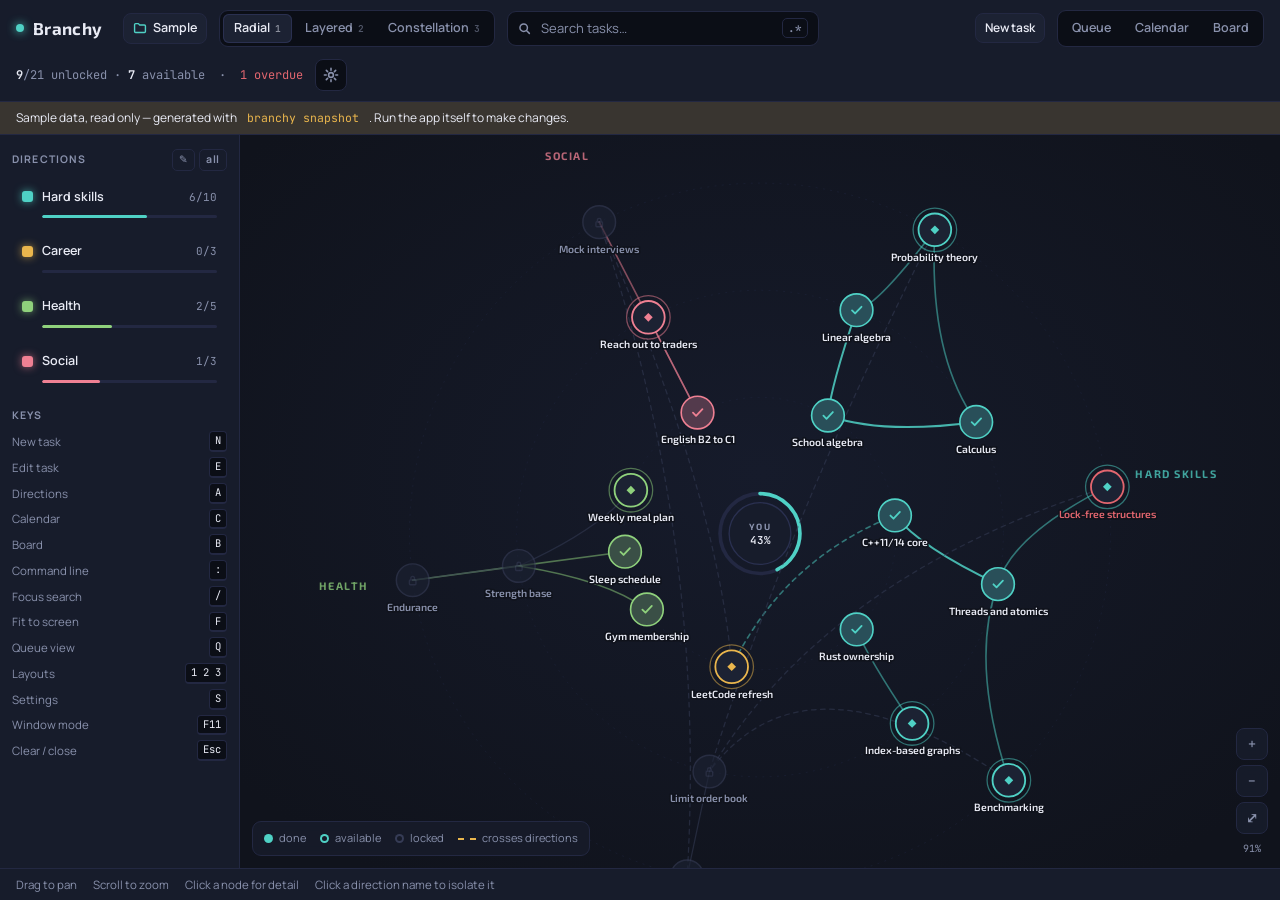
<file: ui/index.html>
<!doctype html>
<html lang="en">
<head>
<meta charset="utf-8">
<meta name="viewport" content="width=device-width, initial-scale=1, viewport-fit=cover, user-scalable=no">
<title>Branchy</title>
<link rel="preconnect" href="https://fonts.googleapis.com">
<link rel="preconnect" href="https://fonts.gstatic.com" crossorigin>
<link rel="stylesheet" href="https://fonts.googleapis.com/css2?family=Exo+2:wght@500;600;700&family=Manrope:wght@400;500;600;700&family=JetBrains+Mono:wght@400;600&display=swap">
<link rel="stylesheet" href="style.css">
</head>
<body>

<div class="app">
  <header class="topbar">
    <button class="iconbtn dock-toggle" id="dockToggle" aria-label="Directions">&#9776;</button>
    <div class="brand"><span class="dot"></span>Branchy<small id="ver"></small></div>
    <button class="vault-chip" id="vaultBtn" type="button" hidden>
      <svg width="14" height="14" viewBox="0 0 16 16" fill="none" stroke="currentColor" stroke-width="1.6" aria-hidden="true">
        <path d="M1.8 4.2c0-.7.5-1.2 1.2-1.2h3.1l1.5 1.6h5.4c.7 0 1.2.5 1.2 1.2v6.2c0 .7-.5 1.2-1.2 1.2H3c-.7 0-1.2-.5-1.2-1.2z" stroke-linejoin="round"></path>
      </svg>
      <span id="vaultName"></span>
    </button>

    <div class="seg" id="layoutSeg" role="group" aria-label="Layout"></div>

    <div class="search" id="searchWrap">
      <svg width="13" height="13" viewBox="0 0 16 16" fill="none" stroke="currentColor" stroke-width="1.8" aria-hidden="true">
        <circle cx="7" cy="7" r="4.6"></circle><path d="M10.4 10.4 L14 14" stroke-linecap="round"></path>
      </svg>
      <input id="q" type="text" autocomplete="off" spellcheck="false">
      <button class="rx" id="rxBtn" aria-pressed="false" title="Regular expression">.*</button>
    </div>

    <span class="spacer"></span>
    <button class="btn tiny" id="newBtn"></button>
    <span class="seg">
      <button id="queueBtn" aria-pressed="false"></button>
      <button id="calBtn" aria-pressed="false"></button>
      <button id="boardBtn" aria-pressed="false"></button>
    </span>
    <div class="tally" id="tally"></div>
    <button class="iconbtn" id="setBtn" aria-label="Settings">
      <svg width="16" height="16" viewBox="0 0 16 16" fill="none" stroke="currentColor" stroke-width="1.6" aria-hidden="true">
        <circle cx="8" cy="8" r="2.4"></circle>
        <path d="M8 1.4v1.8M8 12.8v1.8M14.6 8h-1.8M3.2 8H1.4M12.67 3.33l-1.27 1.27M4.6 11.4l-1.27 1.27M12.67 12.67l-1.27-1.27M4.6 4.6L3.33 3.33" stroke-linecap="round"></path>
      </svg>
    </button>
  </header>

  <div class="banner" id="banner" hidden>
    Sample data, read only &mdash; generated with <code>branchy snapshot</code>. Run the app itself to make changes.
  </div>

  <div class="row" id="row">
    <aside class="dock" id="dock">
      <div>
        <h2><span id="lblDirections"></span>
          <span style="display:flex;gap:4px">
            <button id="manageAreas" type="button" aria-label="Manage directions">&#9998;</button>
            <button id="allBtn" type="button"></button>
          </span>
        </h2>
        <div class="areas" id="areas"></div>
      </div>
      <div>
        <h2 id="lblKeys"></h2>
        <div class="hintlist" id="keyHints"></div>
      </div>
    </aside>

    <main class="stage" id="stage">
      <svg id="canvas" aria-label="Dependency graph"></svg>
      <div class="loading" id="loading">loading</div>

      <div class="empty-state" id="emptyState" hidden>
        <div class="inner">
          <h2 id="emptyTitle"></h2>
          <p id="emptyBlurb"></p>
          <button class="btn primary" id="emptyBtn"></button>
        </div>
      </div>

      <div class="legend" id="legend"></div>

      <div class="zoom">
        <button id="zIn" aria-label="Zoom in">+</button>
        <button id="zOut" aria-label="Zoom out">&minus;</button>
        <button id="zFit" aria-label="Fit">&#10530;</button>
        <div class="lvl" id="zLvl">100%</div>
      </div>

      <!-- Over the whole stage rather than beside it: five columns need the
           width, and on a phone they scroll sideways. -->
      <section class="board" id="board" hidden aria-labelledby="bTitle">
        <div class="bhead">
          <div>
            <h2 id="bTitle"></h2>
            <p id="bBlurb"></p>
          </div>
          <button class="xbtn" id="bClose" aria-label="Close">&times;</button>
        </div>
        <div class="bcols" id="bcols"></div>
      </section>

      <aside class="queue" id="calendar" hidden>
        <div class="qhead">
          <h2 id="calTitle"></h2>
          <button class="xbtn" id="calClose" aria-label="Close">&times;</button>
        </div>
        <p id="calBlurb"></p>
        <div id="callist"></div>
      </aside>

      <aside class="queue" id="queue" hidden>
        <div class="qhead">
          <h2 id="qTitle"></h2>
          <button class="xbtn" id="qClose" aria-label="Close">&times;</button>
        </div>
        <p id="qBlurb"></p>
        <ul class="qlist" id="qlist"></ul>
      </aside>
    </main>

    <aside class="inspector" id="inspector" hidden></aside>
  </div>

  <footer class="footer" id="footer"></footer>
</div>

<!-- What the window shows with no vault open. It sits over the app rather
     than replacing it, so entering a vault is only a matter of hiding it. -->
<section class="vaults" id="vaults" hidden aria-labelledby="vRecentTitle">
  <div class="v-box">
    <div class="v-brand"><span class="dot"></span>Branchy</div>
    <div class="v-cols">
      <div class="v-panel">
        <h2 id="vRecentTitle"></h2>
        <ul class="v-list" id="vList"></ul>
        <p class="v-none" id="vNone" hidden></p>
        <label class="v-check"><input type="checkbox" id="vOpenLast"><span id="vOpenLastLbl"></span></label>
      </div>
      <div class="v-actions">
        <div class="v-panel">
          <h3 id="vCreateTitle"></h3>
          <p id="vCreateBlurb"></p>
          <div class="field">
            <label for="vName" id="vNameLbl"></label>
            <input id="vName" type="text" autocomplete="off" spellcheck="false">
          </div>
          <div class="field">
            <label id="vLocLbl"></label>
            <div class="v-loc">
              <span class="v-path unset" id="vLoc"></span>
              <button class="btn" id="vBrowse" type="button"></button>
            </div>
            <p class="v-will" id="vWill"></p>
          </div>
          <div><button class="btn primary" id="vCreate" type="button" disabled></button></div>
        </div>
        <div class="v-panel">
          <h3 id="vOpenTitle"></h3>
          <p id="vOpenBlurb"></p>
          <div><button class="btn" id="vOpenBtn" type="button"></button></div>
        </div>
      </div>
    </div>
    <!-- buttons rather than a select: a scroll wheel passing over a focused
         select changes it, and this screen scrolls -->
    <div class="v-foot" id="vLang" role="group" aria-label="Language"></div>
  </div>
</section>

<dialog class="settings" id="settings">
  <div class="set-head">
    <h2 id="setTitle"></h2>
    <button class="xbtn" id="setClose" aria-label="Close">&times;</button>
  </div>
  <div class="set-body" id="setBody"></div>
</dialog>

<dialog class="editor" id="editor">
  <div class="set-head">
    <h2 id="edTitle"></h2>
    <button class="xbtn" id="edClose" aria-label="Close">&times;</button>
  </div>
  <div class="ed-body">
    <div class="field">
      <label for="edName" id="edNameLbl"></label>
      <input id="edName" type="text" autocomplete="off">
    </div>
    <div class="ed-row">
      <div class="field">
        <label for="edArea" id="edAreaLbl"></label>
        <select id="edArea"></select>
      </div>
      <div class="field">
        <label for="edPri" id="edPriLbl"></label>
        <input id="edPri" type="number" min="0" max="255" step="1">
      </div>
      <div class="field">
        <label for="edDue" id="edDueLbl"></label>
        <input id="edDue" type="date">
        <p class="help" id="edDueHelp"></p>
      </div>
    </div>
    <div class="field">
      <label for="edNote" id="edNoteLbl"></label>
      <textarea id="edNote" rows="2"></textarea>
    </div>
    <div class="field">
      <label id="edNeedsLbl"></label>
      <div class="picker" id="edNeeds"></div>
      <p class="help" id="edNeedsHelp"></p>
    </div>
  </div>
  <div class="ed-foot">
    <button class="btn danger" id="edDelete" hidden></button>
    <span class="grow"></span>
    <button class="btn" id="edCancel"></button>
    <button class="btn primary" id="edSave"></button>
  </div>
</dialog>

<dialog class="editor" id="areas-editor">
  <div class="set-head">
    <h2 id="arTitle"></h2>
    <button class="xbtn" id="arClose" aria-label="Close">&times;</button>
  </div>
  <div class="ed-body">
    <div class="arealist" id="arList"></div>
    <p class="help" id="arHelp"></p>
  </div>
  <div class="ed-foot">
    <button class="btn" id="arAdd"></button>
    <span class="grow"></span>
    <button class="btn primary" id="arDone"></button>
  </div>
</dialog>

<div class="palette" id="palette" hidden>
  <div class="pal-box" role="dialog" aria-label="Command line">
    <div class="pal-in">
      <span class="prompt">:</span>
      <input id="pal" type="text" autocomplete="off" autocapitalize="off" spellcheck="false">
    </div>
    <div class="pal-out" id="palOut"></div>
    <ul class="pal-sugg" id="palSugg"></ul>
    <div class="pal-foot">
      <div class="pal-hint" id="palHint"></div>
      <button class="pal-help" id="palHelp" type="button" aria-expanded="false" aria-controls="palGuide">?</button>
    </div>
    <div class="pal-guide" id="palGuide" hidden></div>
  </div>
</div>

<div class="toast" id="toast" hidden></div>

<script src="i18n.js"></script>
<script src="layout.js"></script>
<script src="backend.js"></script>
<script src="dev-fixture.js"></script>
<script src="app.js"></script>
</body>
</html>
</file>
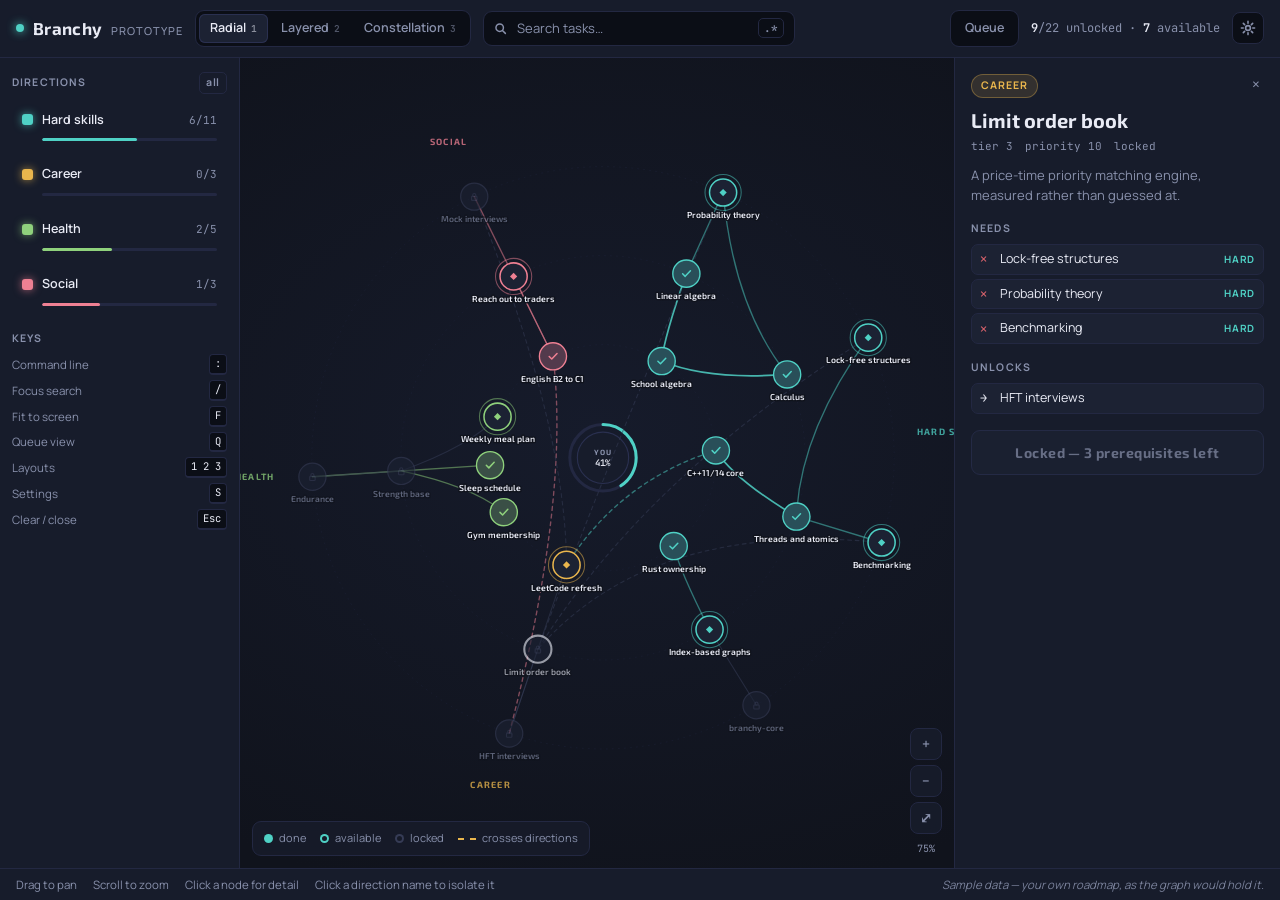
<file: docs/prototype/skill-tree.html>
<!doctype html>
<html lang="en">
<head>
<meta charset="utf-8">
<meta name="viewport" content="width=device-width, initial-scale=1, viewport-fit=cover">
<title>Branchy Skill Tree</title>
<link rel="preconnect" href="https://fonts.googleapis.com">
<link rel="preconnect" href="https://fonts.gstatic.com" crossorigin>
<link rel="stylesheet" href="https://fonts.googleapis.com/css2?family=Exo+2:wght@500;600;700&family=Manrope:wght@400;500;600;700&family=JetBrains+Mono:wght@400;600&display=swap">

<style>
:root{
  /* the phone safe areas the artifact host used to supply */
  padding-top: env(safe-area-inset-top, 0px);
  padding-bottom: env(safe-area-inset-bottom, 0px);

  color-scheme: dark;

  /* dark is the product's default skin, not the host's — see settings */
  --bg:#10131c;
  --bg-elevated:#171c2b;
  --bg-card:#1c2233;
  --bg-sunken:#0b0e16;
  --stage-glow:#161b2b;
  --line:#2a3050;
  --line-soft:#232842;
  --locked:#363c56;
  --text:#e9ebf5;
  --text-dim:#8991ac;
  --danger:#e2666f;
  --on-accent:#0b0e16;
  --shadow:rgba(0,0,0,.55);

  --a-hard:#4fd1c5;
  --a-career:#eab64d;
  --a-health:#8fd17c;
  --a-social:#ef8093;

  /* Exo 2 covers Latin + Cyrillic + Greek; Noto Sans JP is loaded on demand
     and only ever resolves CJK codepoints, since it sits after the Latin faces. */
  --display:"Exo 2","Noto Sans JP",ui-sans-serif,system-ui,sans-serif;
  --body:"Manrope","Noto Sans JP",ui-sans-serif,system-ui,-apple-system,sans-serif;
  --mono:"JetBrains Mono","Noto Sans JP",ui-monospace,"SF Mono",Menlo,monospace;

  --dock-w:240px;
  --insp-w:326px;
}

body[data-skin="light"]{
  color-scheme: light;
  --bg:#eef0f7;
  --bg-elevated:#ffffff;
  --bg-card:#ffffff;
  --bg-sunken:#e4e7f1;
  --stage-glow:#ffffff;
  --line:#c3c9dd;
  --line-soft:#d9dded;
  --locked:#a9b0c6;
  --text:#161a27;
  --text-dim:#666e88;
  --danger:#c4404f;
  --on-accent:#ffffff;
  --shadow:rgba(30,36,60,.18);

  --a-hard:#12897e;
  --a-career:#9a6f10;
  --a-health:#3f8a2c;
  --a-social:#c94a63;
}

*{box-sizing:border-box}
img{max-width:100%}
[hidden]{display:none!important}
html,body{height:100%}
body{
  margin:0;
  background:var(--bg);
  color:var(--text);
  font-family:var(--body);
  font-size:14px;
  line-height:1.5;
  overflow:hidden;
}

/* ---------- shell ---------- */
.app{height:100%;display:grid;grid-template-rows:auto 1fr auto}

.topbar{
  display:flex;align-items:center;gap:12px;flex-wrap:wrap;
  padding:10px 16px;
  background:var(--bg-elevated);
  border-bottom:1px solid var(--line-soft);
  position:relative;z-index:6;
}
.brand{
  display:flex;align-items:baseline;gap:9px;
  font-family:var(--display);font-weight:700;font-size:17px;letter-spacing:.02em;
}
.brand .dot{
  width:8px;height:8px;border-radius:50%;
  background:var(--a-hard);box-shadow:0 0 10px var(--a-hard);align-self:center;
}
.brand small{
  font-family:var(--body);font-weight:500;font-size:11px;
  letter-spacing:.09em;text-transform:uppercase;color:var(--text-dim);
}

.seg{
  display:flex;background:var(--bg-sunken);
  border:1px solid var(--line-soft);border-radius:9px;padding:3px;gap:2px;
}
.seg button{
  font:inherit;font-size:12.5px;font-weight:600;
  color:var(--text-dim);background:transparent;border:0;border-radius:6px;
  padding:5px 11px;cursor:pointer;white-space:nowrap;
}
.seg button:hover{color:var(--text)}
.seg button[aria-pressed="true"]{
  background:var(--bg-card);color:var(--text);box-shadow:inset 0 0 0 1px var(--line);
}
.seg button .kb{
  font-family:var(--mono);font-size:9.5px;opacity:.55;margin-inline-start:5px;
}

.search{
  display:flex;align-items:center;gap:8px;
  background:var(--bg-sunken);border:1px solid var(--line-soft);
  border-radius:9px;padding-inline:10px;
  min-width:180px;flex:1 1 180px;max-width:340px;
}
.search svg{flex:none;color:var(--text-dim)}
.search input{
  font:inherit;font-size:13px;background:transparent;border:0;outline:none;
  color:var(--text);padding-block:7px;width:100%;min-width:0;
}
.search input::placeholder{color:var(--text-dim)}
.search.invalid{border-color:var(--danger)}
.rx{
  font-family:var(--mono);font-size:11px;font-weight:600;color:var(--text-dim);
  background:transparent;border:1px solid var(--line-soft);border-radius:5px;
  padding:2px 5px;cursor:pointer;flex:none;
}
.rx[aria-pressed="true"]{color:var(--on-accent);background:var(--a-hard);border-color:var(--a-hard)}

.spacer{flex:1 1 auto}
.tally{font-family:var(--mono);font-size:12px;color:var(--text-dim);white-space:nowrap}
.tally b{color:var(--text);font-weight:600}

.iconbtn{
  display:grid;place-items:center;width:32px;height:32px;flex:none;
  color:var(--text-dim);background:var(--bg-sunken);
  border:1px solid var(--line-soft);border-radius:8px;cursor:pointer;
  font:inherit;font-size:15px;
}
.iconbtn:hover{color:var(--text);border-color:var(--line)}

/* ---------- body row ---------- */
.row{position:relative;min-height:0;display:flex}
.row.dock-right{flex-direction:row-reverse}

.dock{
  width:var(--dock-w);flex:none;
  background:var(--bg-elevated);
  border-right:1px solid var(--line-soft);
  padding:14px 12px;overflow-y:auto;
  display:flex;flex-direction:column;gap:16px;z-index:4;
}
.row.dock-right .dock{border-right:0;border-left:1px solid var(--line-soft)}

.dock h2,.qhead h2{
  font-family:var(--body);font-size:10.5px;font-weight:700;
  letter-spacing:.11em;text-transform:uppercase;color:var(--text-dim);
  margin:0 0 8px;display:flex;align-items:center;justify-content:space-between;gap:8px;
}
.dock h2 button{
  font:inherit;letter-spacing:.06em;color:var(--text-dim);
  background:transparent;border:1px solid var(--line-soft);
  border-radius:5px;padding:2px 6px;cursor:pointer;
}
.dock h2 button:hover{color:var(--text);border-color:var(--line)}

.areas{display:flex;flex-direction:column;gap:6px}
.area{
  --c:var(--a-hard);
  display:grid;grid-template-columns:auto 1fr auto;align-items:center;gap:9px;
  padding:8px 9px;border-radius:8px;border:1px solid transparent;
  cursor:pointer;background:transparent;text-align:start;font:inherit;color:var(--text);width:100%;
}
.area:hover{background:var(--bg-card)}
.area[data-on="false"]{opacity:.38}
.area[data-focus="true"]{border-color:var(--c);background:color-mix(in srgb,var(--c) 11%,transparent)}
.area .swatch{
  width:11px;height:11px;border-radius:3px;background:var(--c);
  box-shadow:0 0 8px color-mix(in srgb,var(--c) 70%,transparent);
}
.area .nm{font-size:12.5px;font-weight:600;min-width:0}
.area .ct{font-family:var(--mono);font-size:11px;color:var(--text-dim);font-variant-numeric:tabular-nums}
.area .bar{grid-column:2/4;height:3px;border-radius:2px;background:var(--line-soft);overflow:hidden}
.area .bar i{display:block;height:100%;background:var(--c);border-radius:2px;transition:width .35s ease}

.hintlist{display:flex;flex-direction:column;gap:5px;font-size:11.5px;color:var(--text-dim)}
.hintlist div{display:flex;justify-content:space-between;gap:10px;align-items:center}
.hintlist span:first-child{min-width:0}
kbd{
  font-family:var(--mono);font-size:10.5px;
  background:var(--bg-sunken);border:1px solid var(--line-soft);border-bottom-width:2px;
  border-radius:4px;padding:1px 5px;color:var(--text);flex:none;
}

/* ---------- stage ---------- */
.stage{
  position:relative;flex:1 1 auto;min-width:0;overflow:hidden;
  background:radial-gradient(1100px 780px at 50% 46%, var(--stage-glow) 0%, var(--bg) 62%);
  cursor:grab;touch-action:none;
}
.stage.grabbing{cursor:grabbing}
#canvas{position:absolute;inset:0;width:100%;height:100%;display:block}

.zoom{position:absolute;inset-inline-end:12px;bottom:12px;display:flex;flex-direction:column;gap:5px;z-index:3}
.zoom button{
  width:32px;height:32px;display:grid;place-items:center;
  font:inherit;font-size:14px;font-weight:600;color:var(--text-dim);
  background:color-mix(in srgb,var(--bg-elevated) 88%,transparent);
  border:1px solid var(--line-soft);border-radius:8px;cursor:pointer;backdrop-filter:blur(6px);
}
.zoom button:hover{color:var(--text);border-color:var(--line)}
.zoom .lvl{font-family:var(--mono);font-size:10px;color:var(--text-dim);text-align:center;padding-top:2px;font-variant-numeric:tabular-nums}

.legend{
  position:absolute;inset-inline-start:12px;bottom:12px;
  display:flex;gap:14px;flex-wrap:wrap;padding:8px 11px;
  background:color-mix(in srgb,var(--bg-elevated) 88%,transparent);
  border:1px solid var(--line-soft);border-radius:9px;backdrop-filter:blur(6px);
  font-size:11px;color:var(--text-dim);z-index:3;pointer-events:none;
}
.legend span{display:flex;align-items:center;gap:6px}
.legend i{width:9px;height:9px;border-radius:50%;flex:none}
.legend .l-done{background:var(--a-hard)}
.legend .l-avail{background:transparent;box-shadow:inset 0 0 0 2px var(--a-hard)}
.legend .l-locked{background:transparent;box-shadow:inset 0 0 0 2px var(--locked)}
.legend .l-cross{width:18px;height:0;border-radius:0;border-top:2px dashed var(--a-career)}

/* ---------- svg ---------- */
.link{fill:none;stroke-linecap:round;transition:opacity .25s ease}
.link.state-locked{stroke:var(--locked);stroke-width:1.4;opacity:.55}
.link.state-open{stroke-width:1.8;opacity:.5}
.link.state-done{stroke-width:2.2;opacity:.85}
.link.cross{stroke-dasharray:5 5}
.link.on-path{opacity:1;stroke-width:2.6;stroke-dasharray:7 7;animation:flow 1.05s linear infinite}
@keyframes flow{to{stroke-dashoffset:-28}}

.node{cursor:pointer}
.node .disc{fill:var(--bg-card);stroke:var(--locked);stroke-width:1.6;transition:fill .25s ease,stroke .25s ease}
.node .halo{fill:none;stroke-width:1.4;opacity:0}
.node .glyph{stroke-linecap:round;stroke-linejoin:round}
.node .label{
  font-family:var(--display);font-size:11.5px;font-weight:600;text-anchor:middle;
  fill:var(--text-dim);paint-order:stroke;stroke:var(--bg);stroke-width:3.5px;stroke-linejoin:round;
  pointer-events:none;transition:opacity .2s ease,fill .25s ease;
}
.node .hit{fill:transparent}
.node:focus{outline:none}
.node:focus-visible .disc{stroke:var(--text);stroke-width:2.6}

.node.locked{opacity:.62}
.node.locked .glyph{stroke:var(--locked);fill:none}

.node.available .disc{stroke:var(--c);stroke-width:2}
.node.available .glyph{fill:var(--c);stroke:none}
.node.available .label{fill:var(--text)}
.node.available .halo{
  stroke:var(--c);opacity:.5;
  transform-box:fill-box;transform-origin:center;
  animation:pulse 2.6s ease-in-out infinite;
}
@keyframes pulse{0%,100%{opacity:.45;transform:scale(1)}50%{opacity:0;transform:scale(1.42)}}

.node.done .disc{fill:color-mix(in srgb,var(--c) 26%,var(--bg-card));stroke:var(--c);stroke-width:1.8}
.node.done .glyph{stroke:var(--c);fill:none;stroke-width:2}
.node.done .label{fill:var(--text)}

.node.sel .disc{stroke:var(--text);stroke-width:2.8}
.node.sel .label{fill:var(--text)}
.node:hover .label{fill:var(--text)}

.node,.link{transition:opacity .25s ease}
.faded{opacity:.12!important}
.faded .label{opacity:0}
.hide-labels .label{opacity:0}

.node.just-freed .disc{animation:freed 1.5s ease-out 1}
@keyframes freed{
  0%{stroke-width:2;filter:none}
  18%{stroke-width:7;filter:drop-shadow(0 0 14px var(--c))}
  100%{stroke-width:2;filter:none}
}
.burst{fill:none;stroke-width:3;pointer-events:none}

.sector-label{
  font-family:var(--display);font-size:12px;font-weight:700;
  letter-spacing:.14em;text-transform:uppercase;opacity:.75;
}
.you circle.plate{fill:var(--bg-elevated);stroke:var(--line);stroke-width:1.5}
.you circle.track{fill:none;stroke:var(--line-soft);stroke-width:4}
.you circle.prog{fill:none;stroke:var(--a-hard);stroke-width:4;stroke-linecap:round;transition:stroke-dashoffset .6s ease}
.you text.who{
  font-family:var(--display);font-size:10px;font-weight:700;letter-spacing:.14em;
  text-anchor:middle;fill:var(--text-dim);
}
.you text.pct{
  font-family:var(--mono);font-size:12px;font-weight:600;text-anchor:middle;fill:var(--text);
}
.ring{fill:none;stroke:var(--line-soft);stroke-width:1;opacity:.5;stroke-dasharray:2 6}

/* ---------- inspector ---------- */
.inspector{
  width:var(--insp-w);flex:none;background:var(--bg-elevated);
  border-left:1px solid var(--line-soft);padding:16px 16px 22px;overflow-y:auto;z-index:5;
}
.row.dock-right .inspector{border-left:0;border-right:1px solid var(--line-soft)}

.insp-head{display:flex;align-items:flex-start;justify-content:space-between;gap:10px}
.chip{
  --c:var(--a-hard);
  display:inline-flex;align-items:center;gap:6px;
  font-size:10.5px;font-weight:700;letter-spacing:.09em;text-transform:uppercase;
  color:var(--c);background:color-mix(in srgb,var(--c) 13%,transparent);
  border:1px solid color-mix(in srgb,var(--c) 34%,transparent);
  border-radius:999px;padding:3px 9px;
}
.xbtn{font:inherit;font-size:16px;line-height:1;color:var(--text-dim);background:transparent;border:0;cursor:pointer;padding:2px 4px}
.xbtn:hover{color:var(--text)}

.insp h3{font-family:var(--display);font-size:20px;font-weight:700;line-height:1.2;margin:10px 0 6px;text-wrap:balance}
.insp .meta{
  font-family:var(--mono);font-size:11px;color:var(--text-dim);
  display:flex;gap:12px;flex-wrap:wrap;margin-bottom:12px;
}
.insp .note{font-size:13px;color:var(--text-dim);margin:0 0 16px;max-width:62ch}

.insp h4{font-size:10.5px;font-weight:700;letter-spacing:.11em;text-transform:uppercase;color:var(--text-dim);margin:0 0 7px}
.deps{list-style:none;padding:0;margin:0 0 16px;display:flex;flex-direction:column;gap:4px}
.deps li{
  display:flex;align-items:center;gap:8px;font-size:12.5px;padding:5px 8px;
  border-radius:7px;background:var(--bg-card);border:1px solid var(--line-soft);cursor:pointer;
}
.deps li:hover{border-color:var(--line)}
.deps li .mark{font-family:var(--mono);font-size:12px;flex:none;width:12px}
.deps li.met .mark{color:var(--a-health)}
.deps li.unmet .mark{color:var(--danger)}
.deps li .nm{flex:1;min-width:0;overflow:hidden;text-overflow:ellipsis;white-space:nowrap}
.deps li .from{font-size:10px;font-weight:700;letter-spacing:.07em;text-transform:uppercase;flex:none}
.deps .empty{background:transparent;border:1px dashed var(--line-soft);color:var(--text-dim);cursor:default;font-size:12px}

.act{
  width:100%;font:inherit;font-family:var(--display);font-size:14px;font-weight:700;
  letter-spacing:.03em;padding:11px;border-radius:9px;
  border:1px solid var(--line);background:var(--bg-card);color:var(--text);cursor:pointer;
}
.act.primary{--c:var(--a-hard);background:var(--c);border-color:var(--c);color:var(--on-accent)}
.act:disabled{color:var(--text-dim);cursor:not-allowed;opacity:.7}

/* ---------- queue ---------- */
.queue{
  position:absolute;top:0;bottom:0;inset-inline-start:0;width:326px;
  background:color-mix(in srgb,var(--bg-elevated) 96%,transparent);
  backdrop-filter:blur(10px);
  border-inline-end:1px solid var(--line-soft);
  padding:16px;overflow-y:auto;z-index:5;
}
.row.dock-right .queue{inset-inline-start:auto;inset-inline-end:0}
.qhead{display:flex;align-items:center;justify-content:space-between}
.queue > p{font-size:12px;color:var(--text-dim);margin:0 0 14px;max-width:44ch}
.qlist{list-style:none;padding:0;margin:0;display:flex;flex-direction:column;gap:7px}
.qlist li{
  --c:var(--a-hard);
  display:grid;grid-template-columns:auto 1fr auto;align-items:center;gap:10px;
  padding:9px 11px;background:var(--bg-card);border:1px solid var(--line-soft);
  border-inline-start:3px solid var(--c);border-radius:8px;cursor:pointer;
}
.qlist li:hover{border-color:var(--line);border-inline-start-color:var(--c)}
.qlist .pri{font-family:var(--mono);font-size:15px;font-weight:600;color:var(--c);font-variant-numeric:tabular-nums}
.qlist .nm{font-size:13px;font-weight:600;min-width:0}
.qlist .sub{font-size:11px;color:var(--text-dim)}
.qlist .tag{font-size:10px;font-weight:700;letter-spacing:.07em;text-transform:uppercase;color:var(--c)}

/* ---------- settings ---------- */
dialog.settings{
  border:1px solid var(--line);border-radius:14px;padding:0;
  background:var(--bg-elevated);color:var(--text);
  width:min(440px,calc(100vw - 32px));
  box-shadow:0 24px 70px var(--shadow);
}
dialog.settings::backdrop{background:rgba(6,8,14,.62);backdrop-filter:blur(3px)}
.set-head{
  display:flex;align-items:center;justify-content:space-between;gap:10px;
  padding:14px 18px;border-bottom:1px solid var(--line-soft);
}
.set-head h2{font-family:var(--display);font-size:17px;font-weight:700;margin:0;letter-spacing:.02em}
.set-body{padding:16px 18px 20px;display:flex;flex-direction:column;gap:18px}
.field{display:flex;flex-direction:column;gap:7px}
.field > label{font-size:10.5px;font-weight:700;letter-spacing:.11em;text-transform:uppercase;color:var(--text-dim)}
.field .help{font-size:11.5px;color:var(--text-dim);margin:0;max-width:52ch}
.field select{
  font:inherit;font-size:13.5px;color:var(--text);
  background:var(--bg-card);border:1px solid var(--line-soft);border-radius:8px;
  padding:9px 10px;width:100%;cursor:pointer;
}
.choices{display:flex;gap:6px;flex-wrap:wrap}
.choices button{
  font:inherit;font-size:12.5px;font-weight:600;color:var(--text-dim);
  background:var(--bg-card);border:1px solid var(--line-soft);border-radius:8px;
  padding:7px 12px;cursor:pointer;flex:1 1 auto;white-space:nowrap;
}
.choices button:hover{color:var(--text)}
.choices button[aria-pressed="true"]{
  color:var(--text);border-color:var(--a-hard);
  background:color-mix(in srgb,var(--a-hard) 14%,var(--bg-card));
}
.choices button .kb{font-family:var(--mono);font-size:9.5px;opacity:.6;margin-inline-start:6px}

/* ---------- command palette ---------- */
.palette{
  position:fixed;inset:0;z-index:20;
  display:grid;place-items:start center;
  padding-top:min(14vh,120px);padding-inline:16px;
  background:rgba(6,8,14,.55);backdrop-filter:blur(3px);
}
body[data-skin="light"] .palette{background:rgba(120,128,160,.34)}
.pal-box{
  width:min(640px,100%);background:var(--bg-elevated);
  border:1px solid var(--line);border-radius:12px;
  box-shadow:0 26px 70px var(--shadow);overflow:hidden;
}
.pal-in{display:flex;align-items:center;gap:10px;padding:12px 14px;border-bottom:1px solid var(--line-soft)}
.pal-in .prompt{font-family:var(--mono);font-size:15px;font-weight:600;color:var(--a-hard);flex:none}
.pal-in input{
  font:inherit;font-family:var(--mono);font-size:14px;
  background:transparent;border:0;outline:none;color:var(--text);width:100%;min-width:0;
}
.pal-in input::placeholder{color:var(--text-dim)}
.pal-out{padding:11px 14px;font-size:12.5px;color:var(--text-dim);min-height:40px;line-height:1.45}
.pal-out b{color:var(--text);font-weight:600}
.pal-out.err{color:var(--danger)}
.pal-out.err b{color:var(--danger)}
.pal-out .cyc{font-family:var(--mono);font-size:11.5px;display:block;margin-top:5px;color:var(--danger);word-break:break-word}
.pal-sugg{list-style:none;margin:0;padding:0 10px 10px;display:flex;flex-wrap:wrap;gap:5px}
.pal-sugg li{
  font-family:var(--mono);font-size:11.5px;padding:3px 8px;border-radius:6px;
  background:var(--bg-card);border:1px solid var(--line-soft);color:var(--text-dim);cursor:pointer;
}
.pal-sugg li:hover{color:var(--text);border-color:var(--line)}
.pal-hint{
  font-family:var(--mono);font-size:11px;color:var(--text-dim);
  padding:0 14px 12px;word-break:break-word;
}

/* ---------- footer ---------- */
.footer{
  display:flex;align-items:center;gap:16px;flex-wrap:wrap;
  padding:7px 16px;padding-bottom:calc(7px + env(safe-area-inset-bottom,0px));
  background:var(--bg-elevated);border-top:1px solid var(--line-soft);
  font-size:11.5px;color:var(--text-dim);z-index:6;
}
.footer .note{margin-inline-start:auto;font-style:italic;opacity:.85}

.dock-toggle{display:none}

@media (max-width:1040px){:root{--insp-w:292px;--dock-w:216px}}
@media (max-width:860px){
  .dock{position:absolute;top:0;bottom:0;inset-inline-start:0;z-index:7;box-shadow:0 0 40px var(--shadow)}
  .dock[hidden]{display:none!important}
  .dock-toggle{display:grid}
  .inspector{
    position:absolute;top:0;bottom:0;inset-inline-end:0;
    width:min(326px,88vw);z-index:7;box-shadow:0 0 40px var(--shadow);
  }
  .queue{width:min(326px,88vw)}
  .brand small{display:none}
  .footer{display:none}
}
@media (max-width:580px){
  .tally{display:none}
  .search{flex:1 1 110px;min-width:110px}
  .legend{display:none}
  .seg button .kb{display:none}
}
@media (prefers-reduced-motion:reduce){
  .node.available .halo{animation:none;opacity:.45}
  .link.on-path{animation:none}
  *{transition-duration:.01ms!important}
}
body[data-motion="reduced"] .node.available .halo{animation:none;opacity:.45}
body[data-motion="reduced"] .link.on-path{animation:none}
body[data-motion="reduced"] .node.just-freed .disc{animation:none}
</style>
</head>
<body>
<div class="app">
  <header class="topbar">
    <button class="iconbtn dock-toggle" id="dockToggle" aria-label="Directions">☰</button>
    <div class="brand"><span class="dot"></span>Branchy <small id="tagline">prototype</small></div>

    <div class="seg" id="layoutSeg" role="group" aria-label="Layout"></div>

    <div class="search" id="searchWrap">
      <svg width="13" height="13" viewBox="0 0 16 16" fill="none" stroke="currentColor" stroke-width="1.8" aria-hidden="true">
        <circle cx="7" cy="7" r="4.6"></circle><path d="M10.4 10.4 L14 14" stroke-linecap="round"></path>
      </svg>
      <input id="q" type="text" autocomplete="off" spellcheck="false">
      <button class="rx" id="rxBtn" aria-pressed="false" title="Regular expression">.*</button>
    </div>

    <span class="spacer"></span>
    <span class="seg"><button id="queueBtn" aria-pressed="false"></button></span>
    <div class="tally" id="tally"></div>
    <button class="iconbtn" id="setBtn" aria-label="Settings">
      <svg width="16" height="16" viewBox="0 0 16 16" fill="none" stroke="currentColor" stroke-width="1.6" aria-hidden="true">
        <circle cx="8" cy="8" r="2.4"></circle>
        <path d="M8 1.4v1.8M8 12.8v1.8M14.6 8h-1.8M3.2 8H1.4M12.67 3.33l-1.27 1.27M4.6 11.4l-1.27 1.27M12.67 12.67l-1.27-1.27M4.6 4.6L3.33 3.33" stroke-linecap="round"></path>
      </svg>
    </button>
  </header>

  <div class="row" id="row">
    <aside class="dock" id="dock">
      <div>
        <h2><span id="lblDirections"></span> <button id="allBtn" type="button"></button></h2>
        <div class="areas" id="areas"></div>
      </div>
      <div>
        <h2 id="lblKeys"></h2>
        <div class="hintlist" id="keyHints"></div>
      </div>
    </aside>

    <main class="stage" id="stage">
      <svg id="canvas" aria-label="Dependency graph"></svg>

      <div class="legend" id="legend"></div>

      <div class="zoom">
        <button id="zIn" aria-label="Zoom in">+</button>
        <button id="zOut" aria-label="Zoom out">−</button>
        <button id="zFit" aria-label="Fit">⤢</button>
        <div class="lvl" id="zLvl">100%</div>
      </div>

      <aside class="queue" id="queue" hidden>
        <div class="qhead">
          <h2 id="qTitle"></h2>
          <button class="xbtn" id="qClose" aria-label="Close">×</button>
        </div>
        <p id="qBlurb"></p>
        <ul class="qlist" id="qlist"></ul>
      </aside>
    </main>

    <aside class="inspector" id="inspector" hidden></aside>
  </div>

  <footer class="footer" id="footer"></footer>
</div>

<dialog class="settings" id="settings">
  <div class="set-head">
    <h2 id="setTitle"></h2>
    <button class="xbtn" id="setClose" aria-label="Close">×</button>
  </div>
  <div class="set-body" id="setBody"></div>
</dialog>

<div class="palette" id="palette" hidden>
  <div class="pal-box" role="dialog" aria-label="Command line">
    <div class="pal-in">
      <span class="prompt">:</span>
      <input id="pal" type="text" autocomplete="off" autocapitalize="off" spellcheck="false">
    </div>
    <div class="pal-out" id="palOut"></div>
    <ul class="pal-sugg" id="palSugg"></ul>
    <div class="pal-hint" id="palHint"></div>
  </div>
</div>

<script>
(function(){
"use strict";

/* ============================================================
   1. Interface strings.
   Keys map to one string, or to a plural table resolved with
   Intl.PluralRules — Slavic languages need one/few/many, and
   Japanese needs none of them.
   ============================================================ */

var I18N = {
  en:{
    tagline:"prototype",
    "layout.radial":"Radial", "layout.layered":"Layered", "layout.web":"Constellation",
    "search.ph":"Search tasks…", "search.phRx":"e.g. ^(lock|rust)",
    queue:"Queue",
    tally:"<b>{done}</b>/{total} unlocked · <b>{avail}</b> available",
    directions:"Directions", all:"all", keys:"Keys",
    "k.search":"Focus search", "k.fit":"Fit to screen", "k.queue":"Queue view",
    "k.layouts":"Layouts", "k.settings":"Settings", "k.close":"Clear / close",
    "lg.done":"done", "lg.available":"available", "lg.locked":"locked", "lg.cross":"crosses directions",
    "q.title":"Available now",
    "q.blurb":"Every task whose prerequisites are done, across all four directions, highest priority first.",
    "q.meta":"tier {t} · unlocks {n}",
    needs:"Needs", unlocksLbl:"Unlocks",
    noNeeds:"Nothing. This is a starting point.", noUnlocks:"Nothing yet.",
    "act.unlock":"Unlock", "act.undo":"Mark not done",
    "act.locked":{one:"Locked — {n} prerequisite left", other:"Locked — {n} prerequisites left"},
    tier:"tier {t}", priority:"priority {p}",
    "st.done":"done", "st.available":"available", "st.locked":"locked",
    "set.title":"Settings", "set.language":"Language", "set.layout":"Default layout",
    "set.theme":"Theme", "set.dock":"Dock side", "set.motion":"Motion",
    "set.langNote":"Interface only. Your own task names stay in the language you wrote them in.",
    "set.layoutNote":"Also switchable any time with 1, 2 and 3.",
    "set.motionNote":"Full flies the camera to the task you select and celebrates an unlock.",
    "th.dark":"Dark", "th.light":"Light",
    "dk.left":"Left", "dk.right":"Right",
    "mo.full":"Full", "mo.reduced":"Reduced",
    "k.command":"Command line",
    "cmd.ph":"add \"Probability theory\" in hard after calculus, linalg pri 7",
    "cmd.hint":"add \u00b7 done \u00b7 undone \u00b7 link \u00b7 unlink \u00b7 rm \u00b7 pri \u00b7 go \u2014 Enter runs, Esc closes",
    "cmd.errUnknown":"Unknown command <b>{w}</b>",
    "cmd.errNoMatch":"No task matches <b>{w}</b>",
    "cmd.errAmbiguous":"<b>{w}</b> matches several tasks \u2014 be more specific",
    "cmd.errArea":"No direction matches <b>{w}</b>",
    "cmd.errName":"Give the task a name",
    "cmd.errPri":"Priority has to be a number",
    "cmd.errNeedTwo":"Needs two tasks: <b>link A after B</b>",
    "cmd.errNoLink":"<b>{a}</b> does not need <b>{b}</b>",
    "cmd.errCycle":"Refused: that would create a cycle",
    "cmd.pAdd":"Create <b>{name}</b>",
    "cmd.pDone":"Mark <b>{name}</b> done",
    "cmd.pUndone":"Mark <b>{name}</b> not done",
    "cmd.pRm":"Delete <b>{name}</b> and strip it from everything that needs it",
    "cmd.pLink":"<b>{a}</b> needs <b>{b}</b>",
    "cmd.pUnlink":"<b>{a}</b> no longer needs <b>{b}</b>",
    "cmd.pPri":"<b>{a}</b> priority {n}",
    "cmd.pGo":"Go to <b>{name}</b>",
    "ft.pan":"Drag to pan", "ft.zoom":"Scroll to zoom", "ft.click":"Click a node for detail",
    "ft.isolate":"Click a direction name to isolate it",
    "ft.sample":"Sample data — your own roadmap, as the graph would hold it."
  },
  ru:{
    tagline:"прототип",
    "layout.radial":"Радиальная", "layout.layered":"Слоями", "layout.web":"Созвездие",
    "search.ph":"Поиск задач…", "search.phRx":"например ^(lock|rust)",
    queue:"Очередь",
    tally:"<b>{done}</b>/{total} открыто · <b>{avail}</b> доступно",
    directions:"Направления", all:"все", keys:"Клавиши",
    "k.search":"Поиск", "k.fit":"Вписать в экран", "k.queue":"Очередь",
    "k.layouts":"Раскладки", "k.settings":"Настройки", "k.close":"Очистить / закрыть",
    "lg.done":"сделано", "lg.available":"доступно", "lg.locked":"закрыто", "lg.cross":"между направлениями",
    "q.title":"Доступно сейчас",
    "q.blurb":"Все задачи, у которых выполнены предпосылки, по всем четырём направлениям, начиная с самых приоритетных.",
    "q.meta":"уровень {t} · открывает {n}",
    needs:"Требует", unlocksLbl:"Открывает",
    noNeeds:"Ничего. Это точка входа.", noUnlocks:"Пока ничего.",
    "act.unlock":"Открыть", "act.undo":"Снять отметку",
    "act.locked":{
      one:"Закрыто — осталась {n} предпосылка",
      few:"Закрыто — осталось {n} предпосылки",
      many:"Закрыто — осталось {n} предпосылок",
      other:"Закрыто — осталось {n} предпосылки"
    },
    tier:"уровень {t}", priority:"приоритет {p}",
    "st.done":"сделано", "st.available":"доступно", "st.locked":"закрыто",
    "set.title":"Настройки", "set.language":"Язык", "set.layout":"Раскладка по умолчанию",
    "set.theme":"Тема", "set.dock":"Сторона панели", "set.motion":"Анимация",
    "set.langNote":"Только интерфейс. Названия ваших задач остаются на том языке, на котором вы их написали.",
    "set.layoutNote":"Также переключается клавишами 1, 2 и 3.",
    "set.motionNote":"«Полная» подводит камеру к выбранной задаче и отмечает открытие.",
    "th.dark":"Тёмная", "th.light":"Светлая",
    "dk.left":"Слева", "dk.right":"Справа",
    "mo.full":"Полная", "mo.reduced":"Сдержанная",
    "k.command":"\u041a\u043e\u043c\u0430\u043d\u0434\u043d\u0430\u044f \u0441\u0442\u0440\u043e\u043a\u0430",
    "cmd.ph":"add \"\u0422\u0435\u043e\u0440\u0438\u044f \u0432\u0435\u0440\u043e\u044f\u0442\u043d\u043e\u0441\u0442\u0435\u0439\" in hard after calculus, linalg pri 7",
    "cmd.hint":"add \u00b7 done \u00b7 undone \u00b7 link \u00b7 unlink \u00b7 rm \u00b7 pri \u00b7 go \u2014 Enter \u0432\u044b\u043f\u043e\u043b\u043d\u044f\u0435\u0442, Esc \u0437\u0430\u043a\u0440\u044b\u0432\u0430\u0435\u0442",
    "cmd.errUnknown":"\u041d\u0435\u0438\u0437\u0432\u0435\u0441\u0442\u043d\u0430\u044f \u043a\u043e\u043c\u0430\u043d\u0434\u0430 <b>{w}</b>",
    "cmd.errNoMatch":"\u041d\u0435\u0442 \u0437\u0430\u0434\u0430\u0447\u0438, \u043f\u043e\u0434\u0445\u043e\u0434\u044f\u0449\u0435\u0439 \u043f\u043e\u0434 <b>{w}</b>",
    "cmd.errAmbiguous":"<b>{w}</b> \u043f\u043e\u0434\u0445\u043e\u0434\u0438\u0442 \u043a \u043d\u0435\u0441\u043a\u043e\u043b\u044c\u043a\u0438\u043c \u0437\u0430\u0434\u0430\u0447\u0430\u043c \u2014 \u0443\u0442\u043e\u0447\u043d\u0438\u0442\u0435",
    "cmd.errArea":"\u041d\u0435\u0442 \u043d\u0430\u043f\u0440\u0430\u0432\u043b\u0435\u043d\u0438\u044f <b>{w}</b>",
    "cmd.errName":"\u0423\u043a\u0430\u0436\u0438\u0442\u0435 \u043d\u0430\u0437\u0432\u0430\u043d\u0438\u0435 \u0437\u0430\u0434\u0430\u0447\u0438",
    "cmd.errPri":"\u041f\u0440\u0438\u043e\u0440\u0438\u0442\u0435\u0442 \u0434\u043e\u043b\u0436\u0435\u043d \u0431\u044b\u0442\u044c \u0447\u0438\u0441\u043b\u043e\u043c",
    "cmd.errNeedTwo":"\u041d\u0443\u0436\u043d\u044b \u0434\u0432\u0435 \u0437\u0430\u0434\u0430\u0447\u0438: <b>link A after B</b>",
    "cmd.errNoLink":"<b>{a}</b> \u043d\u0435 \u0442\u0440\u0435\u0431\u0443\u0435\u0442 <b>{b}</b>",
    "cmd.errCycle":"\u041e\u0442\u043a\u043b\u043e\u043d\u0435\u043d\u043e: \u043f\u043e\u043b\u0443\u0447\u0438\u0442\u0441\u044f \u0446\u0438\u043a\u043b",
    "cmd.pAdd":"\u0421\u043e\u0437\u0434\u0430\u0442\u044c <b>{name}</b>",
    "cmd.pDone":"\u041e\u0442\u043c\u0435\u0442\u0438\u0442\u044c <b>{name}</b> \u0441\u0434\u0435\u043b\u0430\u043d\u043d\u043e\u0439",
    "cmd.pUndone":"\u0421\u043d\u044f\u0442\u044c \u043e\u0442\u043c\u0435\u0442\u043a\u0443 \u0441 <b>{name}</b>",
    "cmd.pRm":"\u0423\u0434\u0430\u043b\u0438\u0442\u044c <b>{name}</b> \u0438 \u0443\u0431\u0440\u0430\u0442\u044c \u0438\u0437 \u0432\u0441\u0435\u0445 \u0437\u0430\u0432\u0438\u0441\u0438\u043c\u043e\u0441\u0442\u0435\u0439",
    "cmd.pLink":"<b>{a}</b> \u0442\u0440\u0435\u0431\u0443\u0435\u0442 <b>{b}</b>",
    "cmd.pUnlink":"<b>{a}</b> \u0431\u043e\u043b\u044c\u0448\u0435 \u043d\u0435 \u0442\u0440\u0435\u0431\u0443\u0435\u0442 <b>{b}</b>",
    "cmd.pPri":"<b>{a}</b> \u043f\u0440\u0438\u043e\u0440\u0438\u0442\u0435\u0442 {n}",
    "cmd.pGo":"\u041f\u0435\u0440\u0435\u0439\u0442\u0438 \u043a <b>{name}</b>",
    "ft.pan":"Перетащите, чтобы сдвинуть", "ft.zoom":"Колесо — масштаб",
    "ft.click":"Клик по узлу — подробности", "ft.isolate":"Клик по названию — только это направление",
    "ft.sample":"Демонстрационные данные — ваш план так, как его хранит граф."
  },
  de:{
    tagline:"Prototyp",
    "layout.radial":"Radial", "layout.layered":"Ebenen", "layout.web":"Konstellation",
    "search.ph":"Aufgaben suchen…", "search.phRx":"z. B. ^(lock|rust)",
    queue:"Warteschlange",
    tally:"<b>{done}</b>/{total} freigeschaltet · <b>{avail}</b> verfügbar",
    directions:"Richtungen", all:"alle", keys:"Tasten",
    "k.search":"Suche fokussieren", "k.fit":"Einpassen", "k.queue":"Warteschlange",
    "k.layouts":"Layouts", "k.settings":"Einstellungen", "k.close":"Leeren / schließen",
    "lg.done":"erledigt", "lg.available":"verfügbar", "lg.locked":"gesperrt", "lg.cross":"richtungsübergreifend",
    "q.title":"Jetzt verfügbar",
    "q.blurb":"Alle Aufgaben, deren Voraussetzungen erfüllt sind, über alle vier Richtungen hinweg, nach Priorität.",
    "q.meta":"Stufe {t} · schaltet {n} frei",
    needs:"Braucht", unlocksLbl:"Schaltet frei",
    noNeeds:"Nichts. Das ist ein Startpunkt.", noUnlocks:"Noch nichts.",
    "act.unlock":"Freischalten", "act.undo":"Als offen markieren",
    "act.locked":{one:"Gesperrt — {n} Voraussetzung fehlt", other:"Gesperrt — {n} Voraussetzungen fehlen"},
    tier:"Stufe {t}", priority:"Priorität {p}",
    "st.done":"erledigt", "st.available":"verfügbar", "st.locked":"gesperrt",
    "set.title":"Einstellungen", "set.language":"Sprache", "set.layout":"Standard-Layout",
    "set.theme":"Design", "set.dock":"Seite der Leiste", "set.motion":"Bewegung",
    "set.langNote":"Nur die Oberfläche. Ihre eigenen Aufgabennamen bleiben in der Sprache, in der Sie sie geschrieben haben.",
    "set.layoutNote":"Jederzeit auch mit 1, 2 und 3 umschaltbar.",
    "set.motionNote":"„Voll“ fährt die Kamera zur gewählten Aufgabe und feiert eine Freischaltung.",
    "th.dark":"Dunkel", "th.light":"Hell",
    "dk.left":"Links", "dk.right":"Rechts",
    "mo.full":"Voll", "mo.reduced":"Reduziert",
    "k.command":"Befehlszeile",
    "cmd.ph":"add \"Wahrscheinlichkeitstheorie\" in hard after calculus, linalg pri 7",
    "cmd.hint":"add \u00b7 done \u00b7 undone \u00b7 link \u00b7 unlink \u00b7 rm \u00b7 pri \u00b7 go \u2014 Enter f\u00fchrt aus, Esc schlie\u00dft",
    "cmd.errUnknown":"Unbekannter Befehl <b>{w}</b>",
    "cmd.errNoMatch":"Keine Aufgabe passt zu <b>{w}</b>",
    "cmd.errAmbiguous":"<b>{w}</b> passt auf mehrere Aufgaben \u2014 bitte genauer",
    "cmd.errArea":"Keine Richtung passt zu <b>{w}</b>",
    "cmd.errName":"Geben Sie der Aufgabe einen Namen",
    "cmd.errPri":"Priorit\u00e4t muss eine Zahl sein",
    "cmd.errNeedTwo":"Zwei Aufgaben n\u00f6tig: <b>link A after B</b>",
    "cmd.errNoLink":"<b>{a}</b> braucht <b>{b}</b> nicht",
    "cmd.errCycle":"Abgelehnt: das erg\u00e4be einen Zyklus",
    "cmd.pAdd":"<b>{name}</b> anlegen",
    "cmd.pDone":"<b>{name}</b> als erledigt markieren",
    "cmd.pUndone":"<b>{name}</b> als offen markieren",
    "cmd.pRm":"<b>{name}</b> l\u00f6schen und \u00fcberall als Voraussetzung entfernen",
    "cmd.pLink":"<b>{a}</b> braucht <b>{b}</b>",
    "cmd.pUnlink":"<b>{a}</b> braucht <b>{b}</b> nicht mehr",
    "cmd.pPri":"<b>{a}</b> Priorit\u00e4t {n}",
    "cmd.pGo":"Zu <b>{name}</b> springen",
    "ft.pan":"Ziehen zum Verschieben", "ft.zoom":"Scrollen zum Zoomen",
    "ft.click":"Knoten anklicken für Details", "ft.isolate":"Richtungsnamen anklicken zum Isolieren",
    "ft.sample":"Beispieldaten — Ihr Plan, so wie der Graph ihn hält."
  },
  pl:{
    tagline:"prototyp",
    "layout.radial":"Promienisty", "layout.layered":"Warstwowy", "layout.web":"Konstelacja",
    "search.ph":"Szukaj zadań…", "search.phRx":"np. ^(lock|rust)",
    queue:"Kolejka",
    tally:"<b>{done}</b>/{total} odblokowanych · <b>{avail}</b> dostępnych",
    directions:"Kierunki", all:"wszystkie", keys:"Klawisze",
    "k.search":"Szukaj", "k.fit":"Dopasuj do ekranu", "k.queue":"Kolejka",
    "k.layouts":"Układy", "k.settings":"Ustawienia", "k.close":"Wyczyść / zamknij",
    "lg.done":"zrobione", "lg.available":"dostępne", "lg.locked":"zablokowane", "lg.cross":"między kierunkami",
    "q.title":"Dostępne teraz",
    "q.blurb":"Wszystkie zadania ze spełnionymi wymaganiami, ze wszystkich czterech kierunków, od najwyższego priorytetu.",
    "q.meta":"poziom {t} · odblokowuje {n}",
    needs:"Wymaga", unlocksLbl:"Odblokowuje",
    noNeeds:"Nic. To punkt startowy.", noUnlocks:"Na razie nic.",
    "act.unlock":"Odblokuj", "act.undo":"Cofnij ukończenie",
    "act.locked":{
      one:"Zablokowane — brakuje {n} wymagania",
      few:"Zablokowane — brakują {n} wymagania",
      many:"Zablokowane — brakuje {n} wymagań",
      other:"Zablokowane — brakuje {n} wymagania"
    },
    tier:"poziom {t}", priority:"priorytet {p}",
    "st.done":"zrobione", "st.available":"dostępne", "st.locked":"zablokowane",
    "set.title":"Ustawienia", "set.language":"Język", "set.layout":"Układ domyślny",
    "set.theme":"Motyw", "set.dock":"Strona panelu", "set.motion":"Animacje",
    "set.langNote":"Tylko interfejs. Nazwy Twoich zadań pozostają w języku, w którym je zapisałeś.",
    "set.layoutNote":"Można też przełączać klawiszami 1, 2 i 3.",
    "set.motionNote":"„Pełne” przesuwa kamerę do wybranego zadania i świętuje odblokowanie.",
    "th.dark":"Ciemny", "th.light":"Jasny",
    "dk.left":"Lewa", "dk.right":"Prawa",
    "mo.full":"Pełne", "mo.reduced":"Ograniczone",
    "k.command":"Wiersz polece\u0144",
    "cmd.ph":"add \"Rachunek prawdopodobie\u0144stwa\" in hard after calculus, linalg pri 7",
    "cmd.hint":"add \u00b7 done \u00b7 undone \u00b7 link \u00b7 unlink \u00b7 rm \u00b7 pri \u00b7 go \u2014 Enter wykonuje, Esc zamyka",
    "cmd.errUnknown":"Nieznane polecenie <b>{w}</b>",
    "cmd.errNoMatch":"\u017badne zadanie nie pasuje do <b>{w}</b>",
    "cmd.errAmbiguous":"<b>{w}</b> pasuje do kilku zada\u0144 \u2014 doprecyzuj",
    "cmd.errArea":"\u017baden kierunek nie pasuje do <b>{w}</b>",
    "cmd.errName":"Podaj nazw\u0119 zadania",
    "cmd.errPri":"Priorytet musi by\u0107 liczb\u0105",
    "cmd.errNeedTwo":"Potrzebne dwa zadania: <b>link A after B</b>",
    "cmd.errNoLink":"<b>{a}</b> nie wymaga <b>{b}</b>",
    "cmd.errCycle":"Odrzucono: powsta\u0142by cykl",
    "cmd.pAdd":"Utw\u00f3rz <b>{name}</b>",
    "cmd.pDone":"Oznacz <b>{name}</b> jako zrobione",
    "cmd.pUndone":"Cofnij uko\u0144czenie <b>{name}</b>",
    "cmd.pRm":"Usu\u0144 <b>{name}</b> i wykre\u015bl je z wszystkich zale\u017cno\u015bci",
    "cmd.pLink":"<b>{a}</b> wymaga <b>{b}</b>",
    "cmd.pUnlink":"<b>{a}</b> nie wymaga ju\u017c <b>{b}</b>",
    "cmd.pPri":"<b>{a}</b> priorytet {n}",
    "cmd.pGo":"Przejd\u017a do <b>{name}</b>",
    "ft.pan":"Przeciągnij, aby przesunąć", "ft.zoom":"Kółko — powiększenie",
    "ft.click":"Kliknij węzeł po szczegóły", "ft.isolate":"Kliknij nazwę kierunku, aby go wyodrębnić",
    "ft.sample":"Dane przykładowe — Twój plan tak, jak trzyma go graf."
  },
  ja:{
    tagline:"プロトタイプ",
    "layout.radial":"放射状", "layout.layered":"階層", "layout.web":"星座",
    "search.ph":"タスクを検索…", "search.phRx":"例: ^(lock|rust)",
    queue:"キュー",
    tally:"<b>{done}</b>/{total} 解放済み · <b>{avail}</b> 着手可能",
    directions:"方向", all:"すべて", keys:"キー",
    "k.search":"検索", "k.fit":"画面に合わせる", "k.queue":"キュー",
    "k.layouts":"レイアウト", "k.settings":"設定", "k.close":"クリア / 閉じる",
    "lg.done":"完了", "lg.available":"着手可能", "lg.locked":"未解放", "lg.cross":"方向をまたぐ",
    "q.title":"いま着手できるもの",
    "q.blurb":"前提がすべて完了しているタスクを、4つの方向すべてから優先度順に並べます。",
    "q.meta":"ティア {t} · {n} 件を解放",
    needs:"必要", unlocksLbl:"解放するもの",
    noNeeds:"なし。ここが出発点です。", noUnlocks:"まだありません。",
    "act.unlock":"解放する", "act.undo":"未完了に戻す",
    "act.locked":{other:"未解放 — 前提が残り {n} 件"},
    tier:"ティア {t}", priority:"優先度 {p}",
    "st.done":"完了", "st.available":"着手可能", "st.locked":"未解放",
    "set.title":"設定", "set.language":"言語", "set.layout":"既定のレイアウト",
    "set.theme":"テーマ", "set.dock":"パネルの位置", "set.motion":"アニメーション",
    "set.langNote":"インターフェースのみ。タスク名は入力した言語のまま残ります。",
    "set.layoutNote":"1・2・3 キーでいつでも切り替えられます。",
    "set.motionNote":"「フル」は選んだタスクへカメラを寄せ、解放を演出します。",
    "th.dark":"ダーク", "th.light":"ライト",
    "dk.left":"左", "dk.right":"右",
    "mo.full":"フル", "mo.reduced":"控えめ",
    "k.command":"\u30b3\u30de\u30f3\u30c9\u30e9\u30a4\u30f3",
    "cmd.ph":"add \"\u78ba\u7387\u8ad6\" in hard after calculus, linalg pri 7",
    "cmd.hint":"add \u00b7 done \u00b7 undone \u00b7 link \u00b7 unlink \u00b7 rm \u00b7 pri \u00b7 go \u2014 Enter \u3067\u5b9f\u884c\u3001Esc \u3067\u9589\u3058\u308b",
    "cmd.errUnknown":"\u4e0d\u660e\u306a\u30b3\u30de\u30f3\u30c9 <b>{w}</b>",
    "cmd.errNoMatch":"<b>{w}</b> \u306b\u4e00\u81f4\u3059\u308b\u30bf\u30b9\u30af\u304c\u3042\u308a\u307e\u305b\u3093",
    "cmd.errAmbiguous":"<b>{w}</b> \u306f\u8907\u6570\u306e\u30bf\u30b9\u30af\u306b\u4e00\u81f4\u3057\u307e\u3059",
    "cmd.errArea":"<b>{w}</b> \u306b\u4e00\u81f4\u3059\u308b\u65b9\u5411\u304c\u3042\u308a\u307e\u305b\u3093",
    "cmd.errName":"\u30bf\u30b9\u30af\u540d\u3092\u5165\u529b\u3057\u3066\u304f\u3060\u3055\u3044",
    "cmd.errPri":"\u512a\u5148\u5ea6\u306f\u6570\u5024\u3067\u6307\u5b9a\u3057\u307e\u3059",
    "cmd.errNeedTwo":"\u30bf\u30b9\u30af\u304c2\u3064\u5fc5\u8981\u3067\u3059: <b>link A after B</b>",
    "cmd.errNoLink":"<b>{a}</b> \u306f <b>{b}</b> \u3092\u5fc5\u8981\u3068\u3057\u3066\u3044\u307e\u305b\u3093",
    "cmd.errCycle":"\u62d2\u5426: \u5faa\u74b0\u304c\u3067\u304d\u307e\u3059",
    "cmd.pAdd":"<b>{name}</b> \u3092\u4f5c\u6210",
    "cmd.pDone":"<b>{name}</b> \u3092\u5b8c\u4e86\u306b\u3059\u308b",
    "cmd.pUndone":"<b>{name}</b> \u3092\u672a\u5b8c\u4e86\u306b\u623b\u3059",
    "cmd.pRm":"<b>{name}</b> \u3092\u524a\u9664\u3057\u3001\u5168\u3066\u306e\u4f9d\u5b58\u304b\u3089\u5916\u3059",
    "cmd.pLink":"<b>{a}</b> \u306f <b>{b}</b> \u3092\u5fc5\u8981\u3068\u3059\u308b",
    "cmd.pUnlink":"<b>{a}</b> \u306f <b>{b}</b> \u3092\u5fc5\u8981\u3068\u3057\u306a\u3044",
    "cmd.pPri":"<b>{a}</b> \u512a\u5148\u5ea6 {n}",
    "cmd.pGo":"<b>{name}</b> \u3078\u79fb\u52d5",
    "ft.pan":"ドラッグで移動", "ft.zoom":"スクロールで拡大縮小",
    "ft.click":"ノードをクリックで詳細", "ft.isolate":"方向名をクリックで単独表示",
    "ft.sample":"サンプルデータ — グラフが保持するあなたの計画。"
  }
};

var LANGS = [
  {id:"en", label:"English",  locale:"en"},
  {id:"ru", label:"Русский",  locale:"ru"},
  {id:"de", label:"Deutsch",  locale:"de"},
  {id:"pl", label:"Polski",   locale:"pl"},
  {id:"ja", label:"日本語",    locale:"ja", font:"Noto+Sans+JP:wght@400;600;700"}
];
var langById = {};
LANGS.forEach(function(l){ langById[l.id] = l; });

function plural(locale, n, forms){
  try{
    var cat = new Intl.PluralRules(locale).select(n);
    if(forms[cat] !== undefined) return forms[cat];
  }catch(e){ /* fall through */ }
  return forms.other !== undefined ? forms.other : forms.one;
}
function num(locale, n){
  try{ return new Intl.NumberFormat(locale).format(n); }catch(e){ return String(n); }
}
function t(key, vars){
  var lang = langById[state.lang] ? state.lang : "en";
  var v = I18N[lang][key];
  if(v === undefined) v = I18N.en[key];
  if(v === undefined) return key;
  var locale = langById[lang].locale;
  if(typeof v === "object") v = plural(locale, (vars && vars.n) || 0, v);
  return String(v).replace(/\{(\w+)\}/g, function(m, k){
    if(!vars || vars[k] === undefined) return m;
    return typeof vars[k] === "number" ? num(locale, vars[k]) : vars[k];
  });
}

var loadedFonts = {};
function ensureFont(lang){
  var f = langById[lang] && langById[lang].font;
  if(!f || loadedFonts[f]) return;
  loadedFonts[f] = true;
  var link = document.createElement("link");
  link.rel = "stylesheet";
  link.href = "https://fonts.googleapis.com/css2?family=" + f + "&display=swap";
  document.head.appendChild(link);
}

/* ============================================================
   2. Data — the shape branchy-core will hold.
   Node names are user data and are never translated.
   ============================================================ */

var AREAS = [
  {id:"hard",   name:"Hard skills", token:"--a-hard"},
  {id:"career", name:"Career",      token:"--a-career"},
  {id:"health", name:"Health",      token:"--a-health"},
  {id:"social", name:"Social",      token:"--a-social"}
];

var NODES = [
  {id:"algebra",   area:"hard",   name:"School algebra",      note:"Fractions, polynomials, manipulation without thinking about it. The floor everything else stands on.", prereqs:[], done:true,  priority:1},
  {id:"linalg",    area:"hard",   name:"Linear algebra",      note:"Vector spaces, matrix decompositions, eigenvalues.", prereqs:["algebra"], done:true, priority:3},
  {id:"calculus",  area:"hard",   name:"Calculus",            note:"Limits, derivatives, integrals.", prereqs:["algebra"], done:true, priority:3},
  {id:"probability",area:"hard",  name:"Probability theory",  note:"Distributions, expectation, stochastic processes. Needed before order-flow modelling makes any sense.", prereqs:["calculus","linalg"], done:false, priority:7},

  {id:"cpp",       area:"hard",   name:"C++11/14 core",       note:"Move semantics, RAII, templates. Two years of production work.", prereqs:[], done:true, priority:1},
  {id:"threads",   area:"hard",   name:"Threads and atomics", note:"The memory model, happens-before, std::atomic and its orderings.", prereqs:["cpp"], done:true, priority:5},
  {id:"lockfree",  area:"hard",   name:"Lock-free structures",note:"SPSC ring buffer, MPMC queue, the ABA problem, hazard pointers.", prereqs:["threads"], done:false, priority:9},
  {id:"bench",     area:"hard",   name:"Benchmarking",        note:"Google Benchmark, perf, cache effects, why the second run is faster.", prereqs:["threads"], done:false, priority:6},

  {id:"ownership", area:"hard",   name:"Rust ownership",      note:"Moves, borrows, lifetimes. Roughly C++ move semantics, but checked at compile time.", prereqs:[], done:true, priority:2},
  {id:"rgraph",    area:"hard",   name:"Index-based graphs",  note:"Ids instead of pointers. The arena pattern, and the reason Rc<RefCell<Node>> is a trap.", prereqs:["ownership"], done:false, priority:5},
  {id:"core",      area:"hard",   name:"branchy-core",        note:"Cycle rejection, derived status, tier computation, the queue projection.", prereqs:["rgraph"], done:false, priority:4},

  {id:"leetcode",  area:"career", name:"LeetCode refresh",    note:"Arrays, trees, dynamic programming. Two a day until they stop hurting.", prereqs:["cpp"], done:false, priority:6},
  {id:"lob",       area:"career", name:"Limit order book",    note:"A price-time priority matching engine, measured rather than guessed at.", prereqs:["lockfree","probability","bench"], done:false, priority:10},
  {id:"interviews",area:"career", name:"HFT interviews",      note:"Onsite loops: systems, probability, puzzles, and talking while thinking.", prereqs:["lob","leetcode","english"], done:false, priority:10},

  {id:"gym",       area:"health", name:"Gym membership",      note:"Signed up. Keycard in the wallet.", prereqs:[], done:true, priority:1},
  {id:"sleep",     area:"health", name:"Sleep schedule",      note:"Lights out by 23:30, seven days running.", prereqs:[], done:true, priority:8},
  {id:"meals",     area:"health", name:"Weekly meal plan",    note:"A protein target and one grocery run a week.", prereqs:[], done:false, priority:7},
  {id:"strength",  area:"health", name:"Strength base",       note:"Three sessions a week for eight weeks, no missed blocks.", prereqs:["gym","meals"], done:false, priority:5},
  {id:"endurance", area:"health", name:"Endurance",           note:"5k under 25 minutes.", prereqs:["sleep","strength"], done:false, priority:3},

  {id:"english",   area:"social", name:"English B2 to C1",    note:"Technical fluency out loud, not just reading papers.", prereqs:[], done:true, priority:6},
  {id:"mock",      area:"social", name:"Mock interviews",     note:"Four of them, with people who have actually done the loop.", prereqs:["english","leetcode"], done:false, priority:8},
  {id:"network",   area:"social", name:"Reach out to traders",note:"Ten real conversations with people already inside.", prereqs:["english"], done:false, priority:4}
];

var byId = {}, areaById = {};
NODES.forEach(function(n){ byId[n.id] = n; });
AREAS.forEach(function(a){ areaById[a.id] = a; });

/* derived: tier and status, never stored */
function computeTiers(){
  var tier = {}, mark = {};
  function walk(id){
    if(tier[id] !== undefined) return tier[id];
    if(mark[id]) return 0;
    mark[id] = true;
    var max = -1;
    byId[id].prereqs.forEach(function(p){ if(byId[p]) max = Math.max(max, walk(p)); });
    mark[id] = false;
    tier[id] = max + 1;
    return tier[id];
  }
  NODES.forEach(function(n){ walk(n.id); });
  return tier;
}
function statusOf(n){
  if(n.done) return "done";
  return n.prereqs.every(function(p){ return !byId[p] || byId[p].done; }) ? "available" : "locked";
}
var TIER = {}, dependents = {};

// Every derived index is rebuilt from the node list, so a command only ever has
// to mutate NODES and call this. Nothing derived is ever stored.
function reindex(){
  byId = {};
  NODES.forEach(function(n){ byId[n.id] = n; });
  TIER = computeTiers();
  dependents = {};
  NODES.forEach(function(n){ dependents[n.id] = []; });
  NODES.forEach(function(n){
    n.prereqs.forEach(function(p){ if(dependents[p]) dependents[p].push(n.id); });
  });
}
reindex();

function closureOf(id){
  var set = {}, stack = [id];
  set[id] = true;
  while(stack.length){
    var cur = stack.pop();
    byId[cur].prereqs.forEach(function(p){ if(byId[p] && !set[p]){ set[p] = true; stack.push(p); } });
  }
  stack = [id];
  var down = {};
  down[id] = true;
  while(stack.length){
    var c = stack.pop();
    dependents[c].forEach(function(d){ if(!down[d]){ down[d] = true; set[d] = true; stack.push(d); } });
  }
  return set;
}

/* ============================================================
   3. Settings — persisted per viewer, never part of the graph
   ============================================================ */

var DEFAULTS = {lang:"en", layout:"radial", skin:"dark", dockSide:"left", motion:"full"};

function loadPrefs(){
  var p = {};
  try{
    var raw = localStorage.getItem("branchy.prefs");
    if(raw) p = JSON.parse(raw) || {};
  }catch(e){ p = {}; }
  var out = {};
  Object.keys(DEFAULTS).forEach(function(k){ out[k] = p[k] !== undefined ? p[k] : DEFAULTS[k]; });
  if(!langById[out.lang]) out.lang = "en";
  return out;
}
function savePrefs(){
  try{
    localStorage.setItem("branchy.prefs", JSON.stringify({
      lang:state.lang, layout:state.layout, skin:state.skin,
      dockSide:state.dockSide, motion:state.motion
    }));
  }catch(e){ /* private window, blocked storage — the app still works */ }
}

var prefs = loadPrefs();
var state = {
  lang:prefs.lang, layout:prefs.layout, skin:prefs.skin,
  dockSide:prefs.dockSide, motion:prefs.motion,
  visible:{hard:true, career:true, health:true, social:true},
  focus:null, selected:null, trace:true, query:"", regex:false,
  view:{x:0, y:0, k:1}
};

function systemReduced(){
  try{ return window.matchMedia("(prefers-reduced-motion: reduce)").matches; }
  catch(e){ return false; }
}
function motionOn(){ return state.motion === "full" && !systemReduced(); }

/* ============================================================
   4. Canvas setup
   ============================================================ */

var svgNS = "http://www.w3.org/2000/svg";
var stage = document.getElementById("stage");
var canvas = document.getElementById("canvas");
var world = el("g"), gDecor = el("g"), gLinks = el("g"), gFx = el("g"), gNodes = el("g");
[gDecor, gLinks, gFx, gNodes].forEach(function(g){ world.appendChild(g); });
canvas.appendChild(world);

function el(tag, attrs){
  var e = document.createElementNS(svgNS, tag);
  if(attrs) for(var k in attrs) e.setAttribute(k, attrs[k]);
  return e;
}
function areaColor(id){ return "var(" + areaById[id].token + ")"; }
function shownNodes(){
  return NODES.filter(function(n){ return state.focus ? n.area === state.focus : state.visible[n.area]; });
}
function isShown(id){
  var n = byId[id];
  return !!n && (state.focus ? n.area === state.focus : state.visible[n.area]);
}

/* ============================================================
   5. Three layouts over one graph
   ============================================================ */

var R0 = 150, RING = 118, COL = 210, ROW = 92;

function groupByTier(list){
  var max = 0;
  list.forEach(function(n){ max = Math.max(max, TIER[n.id]); });
  var out = [];
  for(var i = 0; i <= max; i++) out.push([]);
  list.forEach(function(n){ out[TIER[n.id]].push(n); });
  return out;
}
function prng(seed){
  var h = 2166136261;
  for(var i = 0; i < seed.length; i++){ h ^= seed.charCodeAt(i); h = Math.imul(h, 16777619); }
  return function(){
    h += 0x6D2B79F5;
    var x = h;
    x = Math.imul(x ^ (x >>> 15), x | 1);
    x ^= x + Math.imul(x ^ (x >>> 7), x | 61);
    return ((x ^ (x >>> 14)) >>> 0) / 4294967296;
  };
}

function layoutRadial(jitter){
  var pos = {}, sectors = [], rings = 0;
  var areas = AREAS.filter(function(a){ return state.focus ? a.id === state.focus : state.visible[a.id]; });
  var per = {}, total = 0;
  areas.forEach(function(a){
    per[a.id] = shownNodes().filter(function(n){ return n.area === a.id; });
    total += Math.max(1, per[a.id].length);
  });
  if(!total) return {pos:pos, sectors:sectors, rings:rings};

  var gap = areas.length > 1 ? 0.13 : 0;
  var free = Math.PI * 2 - gap * areas.length;
  var angle = -Math.PI / 2;

  areas.forEach(function(a){
    var list = per[a.id];
    var span = free * (Math.max(1, list.length) / total);
    var start = angle + gap / 2;
    var tiers = groupByTier(list);
    // Only tiers that actually occur in this direction get a ring. Career starts
    // at tier 1 and skips tier 2, so without this it would sit alone far out and
    // the whole disc would have to zoom out to fit it.
    var ringOf = 0;
    tiers.forEach(function(row){
      if(!row.length) return;
      var idx = ringOf++;
      rings = Math.max(rings, idx);
      var r = R0 + idx * RING;
      row.forEach(function(n, i){
        var th = start + ((i + 0.5) / row.length) * span;
        var rr = r;
        if(jitter){
          var rnd = prng(n.id);
          th += (rnd() - 0.5) * span * 0.34;
          rr += (rnd() - 0.5) * RING * 0.62;
        }
        pos[n.id] = {x:Math.cos(th) * rr, y:Math.sin(th) * rr};
      });
    });
    sectors.push({area:a, mid:start + span / 2, r:R0 + (ringOf - 0.35) * RING});
    angle += span + gap;
  });
  return {pos:pos, sectors:sectors, rings:rings};
}

function layoutLayered(){
  var pos = {}, sectors = [], y = 0;
  var areas = AREAS.filter(function(a){ return state.focus ? a.id === state.focus : state.visible[a.id]; });
  areas.forEach(function(a){
    var list = shownNodes().filter(function(n){ return n.area === a.id; });
    if(!list.length) return;
    var tiers = groupByTier(list), rows = 1;
    tiers.forEach(function(r){ rows = Math.max(rows, r.length); });
    tiers.forEach(function(row, tIdx){
      var off = (rows - row.length) / 2;
      row.forEach(function(n, i){ pos[n.id] = {x:tIdx * COL, y:y + (off + i) * ROW}; });
    });
    sectors.push({area:a, band:{y0:y, y1:y + (rows - 1) * ROW}});
    y += rows * ROW + 78;
  });
  return {pos:pos, sectors:sectors, layered:true};
}

function computeLayout(){
  if(state.layout === "layered") return layoutLayered();
  return layoutRadial(state.layout === "web");
}

/* ============================================================
   6. Render
   ============================================================ */

var LAY = null;

function linkPath(a, b, cross){
  if(LAY.layered){
    var dx = Math.max(38, Math.abs(b.x - a.x) * 0.45);
    return "M" + a.x + " " + a.y + " C" + (a.x + dx) + " " + a.y + "," + (b.x - dx) + " " + b.y + "," + b.x + " " + b.y;
  }
  var mx = (a.x + b.x) / 2, my = (a.y + b.y) / 2;
  var pull = cross ? 0.55 : 0.14;
  return "M" + a.x + " " + a.y + " Q" + (mx * (1 - pull)) + " " + (my * (1 - pull)) + " " + b.x + " " + b.y;
}

function glyphFor(status){
  var p;
  if(status === "done"){
    p = el("path", {d:"M-5 0.2 L-1.6 3.6 L5.4 -3.8", fill:"none", "stroke-width":"2"});
  }else if(status === "available"){
    p = el("path", {d:"M0 -4.8 L4.8 0 L0 4.8 L-4.8 0 Z"});
  }else{
    p = el("g");
    p.appendChild(el("rect", {x:-3.6, y:-0.4, width:7.2, height:5.4, rx:1, fill:"none", "stroke-width":"1.5"}));
    p.appendChild(el("path", {d:"M-2 -0.4 V-2.2 a2 2 0 0 1 4 0 V-0.4", fill:"none", "stroke-width":"1.5"}));
  }
  p.setAttribute("class", "glyph");
  return p;
}

function drawHub(){
  var done = NODES.filter(function(n){ return n.done; }).length;
  var pct = NODES.length ? done / NODES.length : 0;
  var r = 44, c = 2 * Math.PI * r;
  var g = el("g", {class:"you"});
  g.appendChild(el("circle", {class:"plate", cx:0, cy:0, r:34}));
  g.appendChild(el("circle", {class:"track", cx:0, cy:0, r:r}));
  g.appendChild(el("circle", {
    class:"prog", cx:0, cy:0, r:r,
    "stroke-dasharray":c, "stroke-dashoffset":c * (1 - pct),
    transform:"rotate(-90)"
  }));
  var who = el("text", {class:"who", x:0, y:-4});
  who.textContent = "YOU";
  var pc = el("text", {class:"pct", x:0, y:11});
  pc.textContent = Math.round(pct * 100) + "%";
  g.appendChild(who); g.appendChild(pc);
  return g;
}

function render(){
  LAY = computeLayout();
  gDecor.textContent = ""; gLinks.textContent = ""; gNodes.textContent = ""; gFx.textContent = "";
  var pos = LAY.pos;

  if(!LAY.layered){
    for(var i = 0; i <= (LAY.rings || 0); i++){
      gDecor.appendChild(el("circle", {class:"ring", cx:0, cy:0, r:R0 + i * RING}));
    }
    gDecor.appendChild(drawHub());
    LAY.sectors.forEach(function(s){
      var tx = el("text", {
        x:Math.cos(s.mid) * s.r, y:Math.sin(s.mid) * s.r,
        class:"sector-label", fill:areaColor(s.area.id), "text-anchor":"middle"
      });
      tx.textContent = s.area.name;
      gDecor.appendChild(tx);
    });
  }else{
    LAY.sectors.forEach(function(s){
      var tx = el("text", {
        x:-58, y:(s.band.y0 + s.band.y1) / 2,
        class:"sector-label", fill:areaColor(s.area.id), "text-anchor":"end"
      });
      tx.textContent = s.area.name;
      gDecor.appendChild(tx);
    });
  }

  NODES.forEach(function(n){
    if(!isShown(n.id)) return;
    n.prereqs.forEach(function(pid){
      var p = byId[pid];
      if(!p || !isShown(pid)) return;
      var a = pos[pid], b = pos[n.id];
      if(!a || !b) return;
      var cross = p.area !== n.area;
      var st = p.done ? (n.done ? "done" : "open") : "locked";
      var path = el("path", {class:"link state-" + st + (cross ? " cross" : ""), d:linkPath(a, b, cross)});
      if(st !== "locked") path.setAttribute("stroke", areaColor(p.area));
      path.dataset.from = pid;
      path.dataset.to = n.id;
      gLinks.appendChild(path);
    });
  });

  shownNodes().forEach(function(n){
    var p = pos[n.id];
    if(!p) return;
    var st = statusOf(n);
    var g = el("g", {
      class:"node " + st + (state.selected === n.id ? " sel" : ""),
      transform:"translate(" + p.x + "," + p.y + ")",
      tabindex:"0", role:"button"
    });
    g.style.setProperty("--c", areaColor(n.area));
    g.dataset.id = n.id;
    g.appendChild(el("circle", {class:"halo", cx:0, cy:0, r:24}));
    g.appendChild(el("circle", {class:"disc", cx:0, cy:0, r:18}));
    g.appendChild(glyphFor(st));
    var label = el("text", {class:"label", x:0, y:34});
    label.textContent = n.name;
    g.appendChild(label);
    g.appendChild(el("circle", {class:"hit", cx:0, cy:0, r:26}));
    var title = el("title");
    title.textContent = n.name + " — " + t("st." + st);
    g.appendChild(title);
    g.addEventListener("click", function(ev){ ev.stopPropagation(); select(n.id); });
    g.addEventListener("keydown", function(ev){
      if(ev.key === "Enter" || ev.key === " "){ ev.preventDefault(); select(n.id); }
    });
    gNodes.appendChild(g);
  });

  updateEmphasis();
  applyTransform();
}

/* ============================================================
   7. Camera — smooth pan and zoom
   ============================================================ */

var animId = null;

function applyTransform(){
  var v = state.view;
  world.setAttribute("transform", "translate(" + v.x + "," + v.y + ") scale(" + v.k + ")");
  document.getElementById("zLvl").textContent = Math.round(v.k * 100) + "%";
  gNodes.classList.toggle("hide-labels", v.k < 0.52);
}

function tweenTo(target, ms){
  if(animId) cancelAnimationFrame(animId);
  if(!motionOn() || !ms){
    state.view.x = target.x; state.view.y = target.y; state.view.k = target.k;
    applyTransform();
    return;
  }
  var from = {x:state.view.x, y:state.view.y, k:state.view.k};
  var t0 = performance.now();
  (function step(now){
    var p = Math.min(1, (now - t0) / ms);
    var e = p < 0.5 ? 4 * p * p * p : 1 - Math.pow(-2 * p + 2, 3) / 2;
    // zoom interpolates geometrically, which is what reads as "smooth"
    state.view.k = from.k * Math.pow(target.k / from.k, e);
    state.view.x = from.x + (target.x - from.x) * e;
    state.view.y = from.y + (target.y - from.y) * e;
    applyTransform();
    if(p < 1) animId = requestAnimationFrame(step);
  })(performance.now());
}

function fitTarget(){
  var keys = Object.keys(LAY.pos);
  if(!keys.length) return null;
  var pad = 96, x0 = Infinity, y0 = Infinity, x1 = -Infinity, y1 = -Infinity;
  keys.forEach(function(id){
    var p = LAY.pos[id];
    x0 = Math.min(x0, p.x); x1 = Math.max(x1, p.x);
    y0 = Math.min(y0, p.y); y1 = Math.max(y1, p.y);
  });
  if(!LAY.layered){
    x0 = Math.min(x0, -60); x1 = Math.max(x1, 60);
    y0 = Math.min(y0, -60); y1 = Math.max(y1, 60);
  }
  x0 -= pad; y0 -= pad; x1 += pad; y1 += pad;
  var w = stage.clientWidth, h = stage.clientHeight;
  var k = Math.max(0.28, Math.min(1.6, Math.min(w / (x1 - x0), h / (y1 - y0))));
  return {k:k, x:w / 2 - ((x0 + x1) / 2) * k, y:h / 2 - ((y0 + y1) / 2) * k};
}
function fit(ms){
  var target = fitTarget();
  if(target) tweenTo(target, ms === undefined ? 420 : ms);
}

function flyTo(id){
  var p = LAY.pos[id];
  if(!p) return;
  // zoom in toward a comfortable reading scale, but never pull back out
  var k = Math.max(state.view.k, 1.15);
  k = Math.min(k, 1.6);
  tweenTo({k:k, x:stage.clientWidth / 2 - p.x * k, y:stage.clientHeight / 2 - p.y * k}, 560);
}

(function wirePanZoom(){
  var drag = null;
  stage.addEventListener("pointerdown", function(ev){
    if(ev.target.closest(".zoom, .queue")) return;
    if(animId) cancelAnimationFrame(animId);
    drag = {x:ev.clientX, y:ev.clientY, vx:state.view.x, vy:state.view.y, moved:false};
    stage.classList.add("grabbing");
    stage.setPointerCapture(ev.pointerId);
  });
  stage.addEventListener("pointermove", function(ev){
    if(!drag) return;
    var dx = ev.clientX - drag.x, dy = ev.clientY - drag.y;
    if(Math.abs(dx) + Math.abs(dy) > 3) drag.moved = true;
    state.view.x = drag.vx + dx;
    state.view.y = drag.vy + dy;
    applyTransform();
  });
  stage.addEventListener("pointerup", function(ev){
    if(drag && !drag.moved && !ev.target.closest(".node")) select(null);
    drag = null;
    stage.classList.remove("grabbing");
  });
  stage.addEventListener("pointercancel", function(){ drag = null; stage.classList.remove("grabbing"); });
  stage.addEventListener("wheel", function(ev){
    ev.preventDefault();
    var rect = stage.getBoundingClientRect();
    zoomAt(ev.clientX - rect.left, ev.clientY - rect.top, Math.exp(-ev.deltaY * 0.0016));
  }, {passive:false});

  function zoomAt(mx, my, factor){
    if(animId) cancelAnimationFrame(animId);
    var v = state.view;
    var k = Math.max(0.22, Math.min(2.6, v.k * factor));
    v.x = mx - (mx - v.x) * (k / v.k);
    v.y = my - (my - v.y) * (k / v.k);
    v.k = k;
    applyTransform();
  }
  document.getElementById("zIn").onclick = function(){ zoomAt(stage.clientWidth / 2, stage.clientHeight / 2, 1.3); };
  document.getElementById("zOut").onclick = function(){ zoomAt(stage.clientWidth / 2, stage.clientHeight / 2, 0.77); };
  document.getElementById("zFit").onclick = function(){ fit(); };
})();

/* ============================================================
   8. Emphasis — search wins, otherwise trace the selected path
   ============================================================ */

var searchWrap = document.getElementById("searchWrap");

function queryHits(){
  var q = state.query.trim();
  searchWrap.classList.remove("invalid");
  if(!q) return null;
  var test;
  if(state.regex){
    try{ var re = new RegExp(q, "i"); test = function(s){ return re.test(s); }; }
    catch(e){ searchWrap.classList.add("invalid"); return null; }
  }else{
    var lo = q.toLowerCase();
    test = function(s){ return s.toLowerCase().indexOf(lo) !== -1; };
  }
  var hits = {};
  NODES.forEach(function(n){
    if(test(n.name) || test(n.note) || test(areaById[n.area].name)) hits[n.id] = true;
  });
  return hits;
}

function updateEmphasis(){
  var hits = queryHits();
  var path = null;
  if(!hits && state.selected && state.trace) path = closureOf(state.selected);
  var set = hits || path;

  Array.prototype.forEach.call(gNodes.children, function(g){
    g.classList.toggle("faded", !!set && !set[g.dataset.id]);
  });
  Array.prototype.forEach.call(gLinks.children, function(p){
    var on = !set || (set[p.dataset.from] && set[p.dataset.to]);
    p.classList.toggle("faded", !on);
    p.classList.toggle("on-path", !!path && on);
  });
}

/* ============================================================
   9. Selection and inspector
   ============================================================ */

var inspector = document.getElementById("inspector");

function select(id, fly, trace){
  state.selected = id;
  state.trace = trace !== false;
  Array.prototype.forEach.call(gNodes.children, function(g){
    g.classList.toggle("sel", g.dataset.id === id);
  });
  updateEmphasis();
  if(!id){ inspector.hidden = true; return; }
  drawInspector(byId[id]);
  inspector.hidden = false;
  if(fly !== false) flyTo(id);
}

function drawInspector(n){
  var st = statusOf(n), area = areaById[n.area], c = areaColor(n.area);
  inspector.innerHTML = "";
  inspector.style.setProperty("--c", c);

  var head = document.createElement("div");
  head.className = "insp-head";
  var chip = document.createElement("span");
  chip.className = "chip";
  chip.style.setProperty("--c", c);
  chip.textContent = area.name;
  var x = document.createElement("button");
  x.className = "xbtn"; x.type = "button"; x.textContent = "×";
  x.setAttribute("aria-label", "Close");
  x.onclick = function(){ select(null); };
  head.appendChild(chip); head.appendChild(x);
  inspector.appendChild(head);

  var body = document.createElement("div");
  body.className = "insp";

  var h = document.createElement("h3");
  h.textContent = n.name;
  body.appendChild(h);

  var meta = document.createElement("div");
  meta.className = "meta";
  [t("tier", {t:TIER[n.id]}), t("priority", {p:n.priority}), t("st." + st)].forEach(function(s){
    var el2 = document.createElement("span");
    el2.textContent = s;
    meta.appendChild(el2);
  });
  body.appendChild(meta);

  var note = document.createElement("p");
  note.className = "note";
  note.textContent = n.note;
  body.appendChild(note);

  body.appendChild(depList(t("needs"), n.prereqs, true, n));
  body.appendChild(depList(t("unlocksLbl"), dependents[n.id], false, n));

  var btn = document.createElement("button");
  btn.className = "act" + (st === "available" ? " primary" : "");
  btn.type = "button";
  btn.style.setProperty("--c", c);
  if(st === "done"){
    btn.textContent = t("act.undo");
    btn.onclick = function(){ setDone(n, false); };
  }else if(st === "available"){
    btn.textContent = t("act.unlock");
    btn.onclick = function(){ setDone(n, true); };
  }else{
    var missing = n.prereqs.filter(function(p){ return byId[p] && !byId[p].done; }).length;
    btn.textContent = t("act.locked", {n:missing});
    btn.disabled = true;
  }
  body.appendChild(btn);
  inspector.appendChild(body);
}

function depList(title, ids, showMet, owner){
  var wrap = document.createElement("div");
  var h4 = document.createElement("h4");
  h4.textContent = title;
  wrap.appendChild(h4);
  var ul = document.createElement("ul");
  ul.className = "deps";
  if(!ids.length){
    var li0 = document.createElement("li");
    li0.className = "empty";
    li0.textContent = showMet ? t("noNeeds") : t("noUnlocks");
    ul.appendChild(li0);
  }
  ids.forEach(function(pid){
    var p = byId[pid];
    if(!p) return;
    var li = document.createElement("li");
    li.className = showMet ? (p.done ? "met" : "unmet") : "";
    var mark = document.createElement("span");
    mark.className = "mark";
    mark.textContent = showMet ? (p.done ? "✓" : "✕") : "→";
    var nm = document.createElement("span");
    nm.className = "nm";
    nm.textContent = p.name;
    li.appendChild(mark); li.appendChild(nm);
    if(owner && p.area !== owner.area){
      var from = document.createElement("span");
      from.className = "from";
      from.style.color = areaColor(p.area);
      from.textContent = areaById[p.area].name.split(" ")[0];
      li.appendChild(from);
    }
    li.onclick = function(){
      if(!isShown(pid)){ state.focus = null; state.visible[p.area] = true; paintAreas(); render(); }
      select(pid);
    };
    ul.appendChild(li);
  });
  wrap.appendChild(ul);
  return wrap;
}

/* unlocking: the one moment the app should feel like a game */
function setDone(n, done){
  var before = {};
  NODES.forEach(function(x){ before[x.id] = statusOf(x); });
  n.done = done;
  render();
  drawInspector(n);
  paintAreas(); paintTally(); paintQueue();

  if(done && motionOn()){
    burstAt(n.id, areaColor(n.area));
    dependents[n.id].forEach(function(d){
      if(before[d] === "locked" && statusOf(byId[d]) === "available"){
        var g = nodeEl(d);
        if(g) g.classList.add("just-freed");
      }
    });
  }
}
function nodeEl(id){
  return Array.prototype.filter.call(gNodes.children, function(g){ return g.dataset.id === id; })[0];
}
function burstAt(id, color){
  var p = LAY.pos[id];
  if(!p) return;
  var c = el("circle", {class:"burst", cx:p.x, cy:p.y, r:18, stroke:color});
  gFx.appendChild(c);
  var t0 = performance.now(), dur = 620;
  (function step(now){
    var k = Math.min(1, (now - t0) / dur);
    c.setAttribute("r", 18 + k * 52);
    c.setAttribute("stroke-opacity", String(1 - k));
    c.setAttribute("stroke-width", String(3 * (1 - k) + 0.6));
    if(k < 1) requestAnimationFrame(step);
    else if(c.parentNode) c.parentNode.removeChild(c);
  })(t0);
}

/* ============================================================
   10. Chrome
   ============================================================ */

var LAYOUTS = ["radial", "layered", "web"];
var areasEl = document.getElementById("areas");

function paintAreas(){
  areasEl.innerHTML = "";
  AREAS.forEach(function(a){
    var list = NODES.filter(function(n){ return n.area === a.id; });
    var done = list.filter(function(n){ return n.done; }).length;
    var b = document.createElement("button");
    b.className = "area";
    b.type = "button";
    b.style.setProperty("--c", areaColor(a.id));
    b.dataset.on = state.focus ? String(a.id === state.focus) : String(state.visible[a.id]);
    b.dataset.focus = String(state.focus === a.id);

    var sw = document.createElement("span"); sw.className = "swatch";
    var nm = document.createElement("span"); nm.className = "nm"; nm.textContent = a.name;
    var ct = document.createElement("span"); ct.className = "ct";
    ct.textContent = num(langById[state.lang].locale, done) + "/" + num(langById[state.lang].locale, list.length);
    var bar = document.createElement("span"); bar.className = "bar";
    var fill = document.createElement("i");
    fill.style.width = (list.length ? (done / list.length) * 100 : 0) + "%";
    bar.appendChild(fill);
    b.appendChild(sw); b.appendChild(nm); b.appendChild(ct); b.appendChild(bar);

    sw.addEventListener("click", function(ev){
      ev.stopPropagation();
      state.focus = null;
      state.visible[a.id] = !state.visible[a.id];
      paintAreas(); render(); fit();
    });
    b.addEventListener("click", function(){
      if(state.focus === a.id){ state.focus = null; setLayout(prefs.layout, false); }
      else { state.focus = a.id; setLayout("layered", false); }
      paintAreas(); render(); fit();
    });
    areasEl.appendChild(b);
  });
}

function paintTally(){
  var done = NODES.filter(function(n){ return n.done; }).length;
  var avail = NODES.filter(function(n){ return statusOf(n) === "available"; }).length;
  document.getElementById("tally").innerHTML = t("tally", {done:done, total:NODES.length, avail:avail});
}

function paintLayoutSeg(){
  var seg = document.getElementById("layoutSeg");
  seg.innerHTML = "";
  LAYOUTS.forEach(function(id, i){
    var b = document.createElement("button");
    b.type = "button";
    b.setAttribute("aria-pressed", String(state.layout === id));
    b.innerHTML = "";
    b.appendChild(document.createTextNode(t("layout." + id)));
    var kb = document.createElement("span");
    kb.className = "kb"; kb.textContent = String(i + 1);
    b.appendChild(kb);
    b.onclick = function(){ setLayout(id, true); };
    seg.appendChild(b);
  });
}

function setLayout(id, persist){
  state.layout = id;
  if(persist){ prefs.layout = id; savePrefs(); }
  paintLayoutSeg();
  render();
  fit();
  if(settingsOpen()) paintSettings();
}

var qlist = document.getElementById("qlist");
function paintQueue(){
  qlist.innerHTML = "";
  NODES.filter(function(n){ return statusOf(n) === "available"; })
    .sort(function(a, b){ return b.priority - a.priority || a.name.localeCompare(b.name); })
    .forEach(function(n){
      var li = document.createElement("li");
      li.style.setProperty("--c", areaColor(n.area));
      var pri = document.createElement("span");
      pri.className = "pri";
      pri.textContent = num(langById[state.lang].locale, n.priority);
      var mid = document.createElement("span");
      var nm = document.createElement("div"); nm.className = "nm"; nm.textContent = n.name;
      var sub = document.createElement("div"); sub.className = "sub";
      sub.textContent = t("q.meta", {t:TIER[n.id], n:dependents[n.id].length});
      mid.appendChild(nm); mid.appendChild(sub);
      var tag = document.createElement("span");
      tag.className = "tag";
      tag.textContent = areaById[n.area].name.split(" ")[0];
      li.appendChild(pri); li.appendChild(mid); li.appendChild(tag);
      li.onclick = function(){
        if(!isShown(n.id)){ state.focus = null; state.visible[n.area] = true; paintAreas(); render(); }
        select(n.id);
      };
      qlist.appendChild(li);
    });
}

function paintChrome(){
  document.documentElement.lang = langById[state.lang].locale;
  document.getElementById("tagline").textContent = t("tagline");
  document.getElementById("lblDirections").textContent = t("directions");
  document.getElementById("allBtn").textContent = t("all");
  document.getElementById("lblKeys").textContent = t("keys");
  document.getElementById("queueBtn").textContent = t("queue");
  document.getElementById("qTitle").textContent = t("q.title");
  document.getElementById("qBlurb").textContent = t("q.blurb");
  document.getElementById("setTitle").textContent = t("set.title");
  qInput.placeholder = state.regex ? t("search.phRx") : t("search.ph");
  palIn.placeholder = t("cmd.ph");
  document.getElementById("palHint").textContent = t("cmd.hint");

  var hints = [["k.command",":"],["k.search","/"],["k.fit","F"],["k.queue","Q"],["k.layouts","1 2 3"],["k.settings","S"],["k.close","Esc"]];
  var hl = document.getElementById("keyHints");
  hl.innerHTML = "";
  hints.forEach(function(h){
    var row = document.createElement("div");
    var a = document.createElement("span"); a.textContent = t(h[0]);
    var b = document.createElement("kbd"); b.textContent = h[1];
    row.appendChild(a); row.appendChild(b);
    hl.appendChild(row);
  });

  var lg = document.getElementById("legend");
  lg.innerHTML = "";
  [["l-done","lg.done"],["l-avail","lg.available"],["l-locked","lg.locked"],["l-cross","lg.cross"]].forEach(function(p){
    var s = document.createElement("span");
    var i = document.createElement("i"); i.className = p[0];
    s.appendChild(i);
    s.appendChild(document.createTextNode(t(p[1])));
    lg.appendChild(s);
  });

  var ft = document.getElementById("footer");
  ft.innerHTML = "";
  ["ft.pan","ft.zoom","ft.click","ft.isolate"].forEach(function(k){
    var s = document.createElement("span");
    s.textContent = t(k);
    ft.appendChild(s);
  });
  var note = document.createElement("span");
  note.className = "note";
  note.textContent = t("ft.sample");
  ft.appendChild(note);

  paintLayoutSeg();
  paintTally();
  paintAreas();
  paintQueue();
  if(state.selected) drawInspector(byId[state.selected]);
}

/* ---------- settings ---------- */

var dlg = document.getElementById("settings");
var setBody = document.getElementById("setBody");
function settingsOpen(){ return dlg.open; }

function choiceRow(label, help, options, current, onPick){
  var f = document.createElement("div");
  f.className = "field";
  var l = document.createElement("label");
  l.textContent = label;
  f.appendChild(l);
  var box = document.createElement("div");
  box.className = "choices";
  options.forEach(function(o){
    var b = document.createElement("button");
    b.type = "button";
    b.setAttribute("aria-pressed", String(o.id === current));
    b.appendChild(document.createTextNode(o.label));
    if(o.kb){
      var kb = document.createElement("span");
      kb.className = "kb"; kb.textContent = o.kb;
      b.appendChild(kb);
    }
    b.onclick = function(){ onPick(o.id); };
    box.appendChild(b);
  });
  f.appendChild(box);
  if(help){
    var p = document.createElement("p");
    p.className = "help";
    p.textContent = help;
    f.appendChild(p);
  }
  return f;
}

function paintSettings(){
  setBody.innerHTML = "";
  document.getElementById("setTitle").textContent = t("set.title");

  // language
  var lf = document.createElement("div");
  lf.className = "field";
  var ll = document.createElement("label");
  ll.setAttribute("for", "langSel");
  ll.textContent = t("set.language");
  var sel = document.createElement("select");
  sel.id = "langSel";
  LANGS.forEach(function(l){
    var o = document.createElement("option");
    o.value = l.id;
    o.textContent = l.label;
    if(l.id === state.lang) o.selected = true;
    sel.appendChild(o);
  });
  sel.onchange = function(){ setLang(sel.value); };
  var lp = document.createElement("p");
  lp.className = "help";
  lp.textContent = t("set.langNote");
  lf.appendChild(ll); lf.appendChild(sel); lf.appendChild(lp);
  setBody.appendChild(lf);

  setBody.appendChild(choiceRow(
    t("set.layout"), t("set.layoutNote"),
    LAYOUTS.map(function(id, i){ return {id:id, label:t("layout." + id), kb:String(i + 1)}; }),
    state.layout,
    function(id){ setLayout(id, true); }
  ));

  setBody.appendChild(choiceRow(
    t("set.theme"), null,
    [{id:"dark", label:t("th.dark")}, {id:"light", label:t("th.light")}],
    state.skin,
    function(id){ state.skin = id; document.body.dataset.skin = id; savePrefs(); paintSettings(); }
  ));

  setBody.appendChild(choiceRow(
    t("set.dock"), null,
    [{id:"left", label:t("dk.left")}, {id:"right", label:t("dk.right")}],
    state.dockSide,
    function(id){
      state.dockSide = id;
      document.getElementById("row").classList.toggle("dock-right", id === "right");
      savePrefs(); paintSettings();
      requestAnimationFrame(function(){ fit(0); });
    }
  ));

  setBody.appendChild(choiceRow(
    t("set.motion"), t("set.motionNote"),
    [{id:"full", label:t("mo.full")}, {id:"reduced", label:t("mo.reduced")}],
    state.motion,
    function(id){ state.motion = id; document.body.dataset.motion = id; savePrefs(); paintSettings(); }
  ));
}

function setLang(id){
  if(!langById[id]) return;
  state.lang = id;
  prefs.lang = id;
  ensureFont(id);
  savePrefs();
  paintChrome();
  render();
  if(settingsOpen()) paintSettings();
}

document.getElementById("setBtn").onclick = function(){ paintSettings(); dlg.showModal(); };
document.getElementById("setClose").onclick = function(){ dlg.close(); };
dlg.addEventListener("click", function(ev){ if(ev.target === dlg) dlg.close(); });

/* ============================================================
   11. Command layer
   One grammar, one parser, one set of commands. The palette below
   is only a front end for it; a `branchy` binary would parse the
   same words with clap and produce the same commands, and both
   would become the same Automerge operations.

     add <name> [in <direction>] [after a, b] [before c] [pri n]
     done <task>            undone <task>
     link <a> after <b>     link <a> before <b>
     unlink <a> after <b>
     rm <task>              pri <task> <n>      go <task>
   ============================================================ */

var KEYWORDS = {"in":1, "after":1, "needs":1, "before":1, "blocks":1, "pri":1, "priority":1};

function esc(x){
  return String(x).replace(/[&<>"]/g, function(ch){
    return {"&":"&amp;", "<":"&lt;", ">":"&gt;", '"':"&quot;"}[ch];
  });
}

function tokenize(text){
  var out = [], cur = "", quoted = false, open = false;
  for(var i = 0; i < text.length; i++){
    var ch = text[i];
    if(ch === '"'){ open = !open; quoted = true; continue; }
    if(!open && /\s/.test(ch)){
      if(cur || quoted){ out.push(cur); cur = ""; quoted = false; }
      continue;
    }
    cur += ch;
  }
  if(cur || quoted) out.push(cur);
  return out;
}

function resolveNode(word){
  if(!word) return {error:"cmd.errName"};
  var lo = word.toLowerCase();
  var exact = NODES.filter(function(n){
    return n.id.toLowerCase() === lo || n.name.toLowerCase() === lo;
  });
  if(exact.length === 1) return {node:exact[0]};
  var hits = NODES.filter(function(n){
    return n.id.toLowerCase().indexOf(lo) !== -1 || n.name.toLowerCase().indexOf(lo) !== -1;
  });
  if(hits.length === 1) return {node:hits[0]};
  if(!hits.length) return {error:"cmd.errNoMatch", word:word};
  return {error:"cmd.errAmbiguous", word:word, candidates:hits};
}

function resolveArea(word){
  if(!word) return {area:AREAS[0]};
  var lo = word.toLowerCase();
  var hits = AREAS.filter(function(a){
    return a.id.toLowerCase().indexOf(lo) === 0 || a.name.toLowerCase().indexOf(lo) !== -1;
  });
  if(hits.length === 1) return {area:hits[0]};
  return {error:"cmd.errArea", word:word};
}

// Walk prerequisite edges from `from`. A step cur -> p means "cur needs p",
// so the returned chain reads left to right as "needs".
function reachPath(from, to){
  var parent = {}, seen = {}, queue = [from];
  seen[from] = true;
  while(queue.length){
    var cur = queue.shift();
    if(cur === to){
      var path = [], c = to;
      while(c !== undefined){ path.push(c); c = parent[c]; }
      return path.reverse();
    }
    var node = byId[cur];
    if(!node) continue;
    for(var i = 0; i < node.prereqs.length; i++){
      var pid = node.prereqs[i];
      if(byId[pid] && !seen[pid]){ seen[pid] = true; parent[pid] = cur; queue.push(pid); }
    }
  }
  return null;
}

// Adding "dep needs prereq" closes a loop exactly when prereq already
// reaches dep through its own prerequisites.
function cycleFor(depId, prereqId){
  var chain = reachPath(prereqId, depId);
  if(!chain) return null;
  return chain.concat([prereqId]);
}

function freshId(name){
  var base = name.toLowerCase().replace(/[^a-z0-9]+/g, "-").replace(/^-|-$/g, "") || "task";
  var id = base, i = 2;
  while(byId[id]) id = base + "-" + (i++);
  return id;
}

function splitList(vals){
  return vals.join(" ").split(",").map(function(x){ return x.trim(); }).filter(Boolean);
}

/* returns {empty} | {error, word, candidates, cycle} | {preview, run} */
function parseCommand(text){
  var tk = tokenize(text.trim());
  if(!tk.length) return {empty:true};
  var verb = tk[0].toLowerCase(), rest = tk.slice(1);

  function one(){ return resolveNode(rest.join(" ").trim()); }

  if(verb === "add"){
    var i = 0, nameParts = [];
    while(i < rest.length && !KEYWORDS[rest[i].toLowerCase()]) nameParts.push(rest[i++]);
    var name = nameParts.join(" ").trim();
    if(!name) return {error:"cmd.errName"};

    var areaRef = null, afterRefs = [], beforeRefs = [], pri = 5;
    while(i < rest.length){
      var kw = rest[i++].toLowerCase(), vals = [];
      while(i < rest.length && !KEYWORDS[rest[i].toLowerCase()]) vals.push(rest[i++]);
      if(kw === "in") areaRef = vals.join(" ").trim();
      else if(kw === "after" || kw === "needs") afterRefs = afterRefs.concat(splitList(vals));
      else if(kw === "before" || kw === "blocks") beforeRefs = beforeRefs.concat(splitList(vals));
      else {
        pri = parseInt(vals[0], 10);
        if(isNaN(pri)) return {error:"cmd.errPri"};
      }
    }

    var ar = resolveArea(areaRef);
    if(ar.error) return ar;

    var afters = [], befores = [], k, r;
    for(k = 0; k < afterRefs.length; k++){
      r = resolveNode(afterRefs[k]);
      if(r.error) return r;
      afters.push(r.node);
    }
    for(k = 0; k < beforeRefs.length; k++){
      r = resolveNode(beforeRefs[k]);
      if(r.error) return r;
      befores.push(r.node);
    }
    // the new node is empty, so only after+before together can close a loop
    for(k = 0; k < afters.length; k++){
      for(var m = 0; m < befores.length; m++){
        var chain = reachPath(afters[k].id, befores[m].id);
        if(chain) return {error:"cmd.errCycle", cycle:[name].concat(chain.map(function(id){ return byId[id].name; })).concat([name])};
      }
    }

    var bits = [t("cmd.pAdd", {name:esc(name)}), esc(ar.area.name)];
    if(afters.length) bits.push(t("needs") + ": " + afters.map(function(n){ return esc(n.name); }).join(", "));
    if(befores.length) bits.push(t("unlocksLbl") + ": " + befores.map(function(n){ return esc(n.name); }).join(", "));
    bits.push(t("priority", {p:pri}));

    return {
      preview: bits.join(" &middot; "),
      run: function(){
        var id = freshId(name);
        NODES.push({
          id:id, area:ar.area.id, name:name, note:"",
          prereqs:afters.map(function(n){ return n.id; }),
          done:false, priority:pri
        });
        befores.forEach(function(b){ if(b.prereqs.indexOf(id) === -1) b.prereqs.push(id); });
        reindex();
        return id;
      }
    };
  }

  if(verb === "done" || verb === "undone"){
    var rd = one();
    if(rd.error) return rd;
    var want = verb === "done";
    return {
      preview: t(want ? "cmd.pDone" : "cmd.pUndone", {name:esc(rd.node.name)}),
      run: function(){ setDone(rd.node, want); return rd.node.id; }
    };
  }

  if(verb === "go"){
    var rg = one();
    if(rg.error) return rg;
    return {preview: t("cmd.pGo", {name:esc(rg.node.name)}), run: function(){ return rg.node.id; }};
  }

  if(verb === "rm" || verb === "del" || verb === "delete"){
    var rr = one();
    if(rr.error) return rr;
    return {
      preview: t("cmd.pRm", {name:esc(rr.node.name)}),
      run: function(){
        var gone = rr.node.id;
        NODES = NODES.filter(function(n){ return n.id !== gone; });
        NODES.forEach(function(n){
          n.prereqs = n.prereqs.filter(function(p){ return p !== gone; });
        });
        if(state.selected === gone) state.selected = null;
        reindex();
        return null;
      }
    };
  }

  if(verb === "pri" || verb === "priority"){
    if(rest.length < 2) return {error:"cmd.errPri"};
    var pv = parseInt(rest[rest.length - 1], 10);
    if(isNaN(pv)) return {error:"cmd.errPri"};
    var rp = resolveNode(rest.slice(0, -1).join(" ").trim());
    if(rp.error) return rp;
    return {
      preview: t("cmd.pPri", {a:esc(rp.node.name), n:pv}),
      run: function(){ rp.node.priority = pv; reindex(); return rp.node.id; }
    };
  }

  if(verb === "link" || verb === "unlink"){
    var sepAt = -1, sep = null;
    for(var j = 0; j < rest.length; j++){
      var w = rest[j].toLowerCase();
      if(w === "after" || w === "needs" || w === "before" || w === "blocks"){ sepAt = j; sep = w; break; }
    }
    if(sepAt < 1 || sepAt === rest.length - 1) return {error:"cmd.errNeedTwo"};
    var ra = resolveNode(rest.slice(0, sepAt).join(" ").trim());
    if(ra.error) return ra;
    var rb = resolveNode(rest.slice(sepAt + 1).join(" ").trim());
    if(rb.error) return rb;

    // "A before B" is the same edge as "B after A"
    var dep = (sep === "before" || sep === "blocks") ? rb.node : ra.node;
    var pre = (sep === "before" || sep === "blocks") ? ra.node : rb.node;

    if(verb === "link"){
      var cyc = cycleFor(dep.id, pre.id);
      if(cyc) return {error:"cmd.errCycle", cycle:cyc.map(function(id){ return byId[id].name; })};
      return {
        preview: t("cmd.pLink", {a:esc(dep.name), b:esc(pre.name)}),
        run: function(){
          if(dep.prereqs.indexOf(pre.id) === -1) dep.prereqs.push(pre.id);
          reindex();
          return dep.id;
        }
      };
    }
    if(dep.prereqs.indexOf(pre.id) === -1){
      return {error:"cmd.errNoLink", a:dep.name, b:pre.name};
    }
    return {
      preview: t("cmd.pUnlink", {a:esc(dep.name), b:esc(pre.name)}),
      run: function(){
        dep.prereqs = dep.prereqs.filter(function(x){ return x !== pre.id; });
        reindex();
        return dep.id;
      }
    };
  }

  return {error:"cmd.errUnknown", word:verb};
}

/* ---------- palette ---------- */

var palette = document.getElementById("palette");
var palIn = document.getElementById("pal");
var palOut = document.getElementById("palOut");
var palSugg = document.getElementById("palSugg");

function openPalette(seed){
  palette.hidden = false;
  palIn.value = seed || "";
  palIn.focus();
  refreshPalette();
}
function closePalette(){
  palette.hidden = true;
  palIn.value = "";
  palIn.blur();
}

function errorText(res){
  if(res.error === "cmd.errCycle"){
    var txt = t("cmd.errCycle");
    if(res.cycle){
      txt += '<span class="cyc">' + res.cycle.map(esc).join(" → ") + "</span>";
    }
    return txt;
  }
  return t(res.error, {w:esc(res.word || ""), a:esc(res.a || ""), b:esc(res.b || "")});
}

function refreshPalette(){
  var res = parseCommand(palIn.value);
  palSugg.innerHTML = "";

  if(res.empty){
    palOut.className = "pal-out";
    palOut.textContent = "";
  }else if(res.error){
    palOut.className = "pal-out err";
    palOut.innerHTML = errorText(res);
    (res.candidates || []).slice(0, 8).forEach(function(n){ suggest(n.name); });
  }else{
    palOut.className = "pal-out ok";
    palOut.innerHTML = res.preview;
  }

  // suggest task names for the fragment being typed
  if(!res.candidates){
    var tail = palIn.value.split(/[\s,]+/).pop().toLowerCase();
    if(tail.length >= 2 && !KEYWORDS[tail]){
      NODES.filter(function(n){
        return n.id.indexOf(tail) === 0 || n.name.toLowerCase().indexOf(tail) !== -1;
      }).slice(0, 8).forEach(function(n){ suggest(n.id); });
    }
  }
}

function suggest(word){
  var li = document.createElement("li");
  li.textContent = word;
  li.onclick = function(){
    var parts = palIn.value.split(/([\s,]+)/);
    parts[parts.length - 1] = word;
    palIn.value = parts.join("") + " ";
    palIn.focus();
    refreshPalette();
  };
  palSugg.appendChild(li);
}

function runPalette(){
  var res = parseCommand(palIn.value);
  if(res.empty || res.error) return;
  var touched = res.run();
  closePalette();
  render();
  paintAreas(); paintTally(); paintQueue();
  if(touched && byId[touched]){
    if(!isShown(touched)){
      state.focus = null;
      state.visible[byId[touched].area] = true;
      paintAreas();
      render();
    }
    select(touched);
  }else{
    select(null);
  }
}

palIn.addEventListener("input", refreshPalette);
palIn.addEventListener("keydown", function(ev){
  if(ev.key === "Enter"){ ev.preventDefault(); runPalette(); }
  else if(ev.key === "Escape"){ ev.preventDefault(); closePalette(); }
  ev.stopPropagation();
});
palette.addEventListener("click", function(ev){ if(ev.target === palette) closePalette(); });

/* ---------- wiring ---------- */

var qInput = document.getElementById("q");
qInput.addEventListener("input", function(){ state.query = qInput.value; updateEmphasis(); });
document.getElementById("rxBtn").addEventListener("click", function(){
  state.regex = !state.regex;
  this.setAttribute("aria-pressed", String(state.regex));
  qInput.placeholder = state.regex ? t("search.phRx") : t("search.ph");
  updateEmphasis();
});

var queueEl = document.getElementById("queue");
var queueBtn = document.getElementById("queueBtn");
function toggleQueue(on){
  var show = on === undefined ? queueEl.hidden : on;
  queueEl.hidden = !show;
  queueBtn.setAttribute("aria-pressed", String(show));
  if(show) paintQueue();
}
queueBtn.addEventListener("click", function(){ toggleQueue(); });
document.getElementById("qClose").addEventListener("click", function(){ toggleQueue(false); });

document.getElementById("allBtn").addEventListener("click", function(){
  state.focus = null;
  AREAS.forEach(function(a){ state.visible[a.id] = true; });
  setLayout(prefs.layout, false);
  paintAreas();
});

var dockEl = document.getElementById("dock");
document.getElementById("dockToggle").addEventListener("click", function(){ dockEl.hidden = !dockEl.hidden; });

document.addEventListener("keydown", function(ev){
  if((ev.ctrlKey || ev.metaKey) && ev.key.toLowerCase() === "k"){
    ev.preventDefault();
    if(palette.hidden) openPalette(); else closePalette();
    return;
  }
  if(dlg.open || !palette.hidden) return;
  var typing = ev.target === qInput;
  if(ev.key === ":" && !typing){ ev.preventDefault(); openPalette(); return; }
  if(ev.key === "/" && !typing){ ev.preventDefault(); qInput.focus(); qInput.select(); return; }
  if(ev.key === "Escape"){
    if(typing){ qInput.value = ""; state.query = ""; updateEmphasis(); qInput.blur(); }
    else if(!queueEl.hidden) toggleQueue(false);
    else select(null);
    return;
  }
  if(typing || ev.metaKey || ev.ctrlKey || ev.altKey) return;
  var k = ev.key.toLowerCase();
  if(k === "f") fit();
  else if(k === "q") toggleQueue();
  else if(k === "s"){ paintSettings(); dlg.showModal(); }
  else if(k === "1" || k === "2" || k === "3") setLayout(LAYOUTS[Number(k) - 1], true);
});

var resizeTimer = null;
window.addEventListener("resize", function(){
  clearTimeout(resizeTimer);
  resizeTimer = setTimeout(function(){ fit(0); }, 140);
});

/* ---------- boot ---------- */
document.body.dataset.skin = state.skin;
document.body.dataset.motion = state.motion;
document.getElementById("row").classList.toggle("dock-right", state.dockSide === "right");
ensureFont(state.lang);
paintChrome();
if(window.innerWidth <= 860) dockEl.hidden = true;
render();
// select first: the inspector narrows the stage, and the fit has to know that
// opens on the cross-direction case, but without dimming the rest of the tree
if(window.innerWidth > 1180) select("lob", false, false);
fit(0);
})();
</script>
</body>
</html>
</file>
<file: ui/style.css>
:root{
  padding-top: env(safe-area-inset-top, 0px);
  padding-bottom: env(safe-area-inset-bottom, 0px);

  color-scheme: dark;

  /* dark is the product's default skin, not the host's — see settings */
  --bg:#10131c;
  --bg-elevated:#171c2b;
  --bg-card:#1c2233;
  --bg-sunken:#0b0e16;
  --stage-glow:#161b2b;
  --line:#2a3050;
  --line-soft:#232842;
  --locked:#363c56;
  --text:#e9ebf5;
  --text-dim:#8991ac;
  --danger:#e2666f;
  --on-accent:#0b0e16;
  --shadow:rgba(0,0,0,.55);

  --a-hard:#4fd1c5;
  --a-career:#eab64d;
  --a-health:#8fd17c;
  --a-social:#ef8093;

  /* Exo 2 covers Latin + Cyrillic + Greek; Noto Sans JP is loaded on demand
     and only ever resolves CJK codepoints, since it sits after the Latin faces. */
  --display:"Exo 2","Noto Sans JP",ui-sans-serif,system-ui,sans-serif;
  --body:"Manrope","Noto Sans JP",ui-sans-serif,system-ui,-apple-system,sans-serif;
  --mono:"JetBrains Mono","Noto Sans JP",ui-monospace,"SF Mono",Menlo,monospace;

  --dock-w:240px;
  --insp-w:326px;
}

body[data-skin="light"]{
  color-scheme: light;
  --bg:#eef0f7;
  --bg-elevated:#ffffff;
  --bg-card:#ffffff;
  --bg-sunken:#e4e7f1;
  --stage-glow:#ffffff;
  --line:#c3c9dd;
  --line-soft:#d9dded;
  --locked:#a9b0c6;
  --text:#161a27;
  --text-dim:#666e88;
  --danger:#c4404f;
  --on-accent:#ffffff;
  --shadow:rgba(30,36,60,.18);

  --a-hard:#12897e;
  --a-career:#9a6f10;
  --a-health:#3f8a2c;
  --a-social:#c94a63;
}

/* Three palettes people already read code in. Each one redefines the same
   set the light skin does and nothing else, so a theme is a block of
   variables and never a rule of its own. The area colours in the tree come
   from the document, not from here: these are the chrome accents. */
body[data-skin="nord"]{
  color-scheme: dark;
  --bg:#2e3440;
  --bg-elevated:#3b4252;
  --bg-card:#3b4252;
  --bg-sunken:#272b35;
  --stage-glow:#353d4c;
  --line:#4c566a;
  --line-soft:#434c5e;
  --locked:#4c566a;
  --text:#eceff4;
  --text-dim:#9aa5b8;
  --danger:#bf616a;
  --on-accent:#2e3440;
  --shadow:rgba(0,0,0,.45);

  --a-hard:#88c0d0;
  --a-career:#ebcb8b;
  --a-health:#a3be8c;
  --a-social:#b48ead;
}

body[data-skin="gruvbox"]{
  color-scheme: dark;
  --bg:#282828;
  --bg-elevated:#32302f;
  --bg-card:#3c3836;
  --bg-sunken:#1d2021;
  --stage-glow:#32302f;
  --line:#504945;
  --line-soft:#3c3836;
  --locked:#665c54;
  --text:#ebdbb2;
  --text-dim:#a89984;
  --danger:#fb4934;
  --on-accent:#1d2021;
  --shadow:rgba(0,0,0,.5);

  --a-hard:#8ec07c;
  --a-career:#fabd2f;
  --a-health:#b8bb26;
  --a-social:#d3869b;
}

/* True black, so an OLED panel switches those pixels off entirely. Worth
   having before the phone build, where it is also a battery setting. */
body[data-skin="black"]{
  color-scheme: dark;
  --bg:#000000;
  --bg-elevated:#0b0b10;
  --bg-card:#101017;
  --bg-sunken:#000000;
  --stage-glow:#07070d;
  --line:#2a2a37;
  --line-soft:#1b1b25;
  --locked:#33333f;
  --text:#f2f3f8;
  --text-dim:#8b8b9c;
  --danger:#ff5f6b;
  --on-accent:#000000;
  --shadow:rgba(0,0,0,.8);

  --a-hard:#4fd1c5;
  --a-career:#eab64d;
  --a-health:#8fd17c;
  --a-social:#ef8093;
}

*{box-sizing:border-box}
img{max-width:100%}
[hidden]{display:none!important}
html,body{height:100%}
body{
  margin:0;
  background:var(--bg);
  color:var(--text);
  font-family:var(--body);
  font-size:14px;
  line-height:1.5;
  overflow:hidden;
}

/* ---------- shell ---------- */
/* Rows are placed explicitly: the banner is sometimes hidden, and a hidden
   grid item is removed from the flow, which would otherwise shift everything
   below it into the wrong row. */
.app{height:100%;display:grid;grid-template-rows:auto auto minmax(0,1fr) auto}
.app > .topbar{grid-row:1}
.app > .banner{grid-row:2}
.app > .row{grid-row:3}
.app > .footer{grid-row:4}

.topbar{
  display:flex;align-items:center;gap:12px;flex-wrap:wrap;
  padding:10px 16px;
  background:var(--bg-elevated);
  border-bottom:1px solid var(--line-soft);
  position:relative;z-index:6;
}
.brand{
  display:flex;align-items:baseline;gap:9px;
  font-family:var(--display);font-weight:700;font-size:17px;letter-spacing:.02em;
}
.brand .dot{
  width:8px;height:8px;border-radius:50%;
  background:var(--a-hard);box-shadow:0 0 10px var(--a-hard);align-self:center;
}
.brand small{
  font-family:var(--mono);font-weight:400;font-size:10.5px;
  letter-spacing:.06em;color:var(--text-dim);opacity:.55;
  /* It answers "which build is this?" and is never worth reading twice, so
     it stays out of the way of a drag across the top bar. */
  -webkit-user-select:text;user-select:text;
}

.seg{
  display:flex;background:var(--bg-sunken);
  border:1px solid var(--line-soft);border-radius:9px;padding:3px;gap:2px;
}
.seg button{
  font:inherit;font-size:12.5px;font-weight:600;
  color:var(--text-dim);background:transparent;border:0;border-radius:6px;
  padding:5px 11px;cursor:pointer;white-space:nowrap;
}
.seg button:hover{color:var(--text)}
.seg button[aria-pressed="true"]{
  background:var(--bg-card);color:var(--text);box-shadow:inset 0 0 0 1px var(--line);
}
.seg button .kb{
  font-family:var(--mono);font-size:9.5px;opacity:.55;margin-inline-start:5px;
}

.search{
  display:flex;align-items:center;gap:8px;
  background:var(--bg-sunken);border:1px solid var(--line-soft);
  border-radius:9px;padding-inline:10px;
  min-width:180px;flex:1 1 180px;max-width:340px;
}
.search svg{flex:none;color:var(--text-dim)}
.search input{
  font:inherit;font-size:13px;background:transparent;border:0;outline:none;
  color:var(--text);padding-block:7px;width:100%;min-width:0;
}
.search input::placeholder{color:var(--text-dim)}
.search.invalid{border-color:var(--danger)}
.rx{
  font-family:var(--mono);font-size:11px;font-weight:600;color:var(--text-dim);
  background:transparent;border:1px solid var(--line-soft);border-radius:5px;
  padding:2px 5px;cursor:pointer;flex:none;
}
.rx[aria-pressed="true"]{color:var(--on-accent);background:var(--a-hard);border-color:var(--a-hard)}

.spacer{flex:1 1 auto}
.tally{font-family:var(--mono);font-size:12px;color:var(--text-dim);white-space:nowrap}
.tally b{color:var(--text);font-weight:600}

.iconbtn{
  display:grid;place-items:center;width:32px;height:32px;flex:none;
  color:var(--text-dim);background:var(--bg-sunken);
  border:1px solid var(--line-soft);border-radius:8px;cursor:pointer;
  font:inherit;font-size:15px;
}
.iconbtn:hover{color:var(--text);border-color:var(--line)}

/* ---------- body row ---------- */
.row{position:relative;min-height:0;display:flex}
.row.dock-right{flex-direction:row-reverse}

.dock{
  width:var(--dock-w);flex:none;
  background:var(--bg-elevated);
  border-right:1px solid var(--line-soft);
  padding:14px 12px;overflow-y:auto;
  display:flex;flex-direction:column;gap:16px;z-index:4;
}
.row.dock-right .dock{border-right:0;border-left:1px solid var(--line-soft)}

.dock h2,.qhead h2{
  font-family:var(--body);font-size:10.5px;font-weight:700;
  letter-spacing:.11em;text-transform:uppercase;color:var(--text-dim);
  margin:0 0 8px;display:flex;align-items:center;justify-content:space-between;gap:8px;
}
.dock h2 button{
  font:inherit;letter-spacing:.06em;color:var(--text-dim);
  background:transparent;border:1px solid var(--line-soft);
  border-radius:5px;padding:2px 6px;cursor:pointer;
}
.dock h2 button:hover{color:var(--text);border-color:var(--line)}

.areas{display:flex;flex-direction:column;gap:6px}
.area{
  --c:var(--a-hard);
  display:grid;grid-template-columns:auto 1fr auto;align-items:center;gap:9px;
  padding:8px 9px;border-radius:8px;border:1px solid transparent;
  cursor:pointer;background:transparent;text-align:start;font:inherit;color:var(--text);width:100%;
}
.area:hover{background:var(--bg-card)}
.area[data-on="false"]{opacity:.38}
.area[data-focus="true"]{border-color:var(--c);background:color-mix(in srgb,var(--c) 11%,transparent)}
.area .swatch{
  width:11px;height:11px;border-radius:3px;background:var(--c);
  box-shadow:0 0 8px color-mix(in srgb,var(--c) 70%,transparent);
}
.area .nm{font-size:12.5px;font-weight:600;min-width:0}
.area .ct{font-family:var(--mono);font-size:11px;color:var(--text-dim);font-variant-numeric:tabular-nums}
.area .bar{grid-column:2/4;height:3px;border-radius:2px;background:var(--line-soft);overflow:hidden}
.area .bar i{display:block;height:100%;background:var(--c);border-radius:2px;transition:width .35s ease}

.hintlist{display:flex;flex-direction:column;gap:5px;font-size:11.5px;color:var(--text-dim)}
.hintlist div{display:flex;justify-content:space-between;gap:10px;align-items:center}
.hintlist span:first-child{min-width:0}
kbd{
  font-family:var(--mono);font-size:10.5px;
  background:var(--bg-sunken);border:1px solid var(--line-soft);border-bottom-width:2px;
  border-radius:4px;padding:1px 5px;color:var(--text);flex:none;
}

/* ---------- stage ---------- */
.stage{
  position:relative;flex:1 1 auto;min-width:0;overflow:hidden;
  background:radial-gradient(1100px 780px at 50% 46%, var(--stage-glow) 0%, var(--bg) 62%);
  cursor:grab;touch-action:none;
  /* Panning is a press and drag across a surface covered in SVG <text>, which
     is exactly the gesture that selects text, so every pan used to leave the
     labels it swept highlighted. pointer-events:none on a label does not stop
     it, because a selection is not a pointer event. */
  -webkit-user-select:none;user-select:none;
}
.stage.grabbing{cursor:grabbing}
/* The panels over the stage hold names and dates worth copying, so they opt
   back in. They are not the drag surface, so nothing sweeps through them. */
.stage .queue,.stage .empty-state{-webkit-user-select:text;user-select:text}
#canvas{position:absolute;inset:0;width:100%;height:100%;display:block}

.zoom{position:absolute;inset-inline-end:12px;bottom:12px;display:flex;flex-direction:column;gap:5px;z-index:3}
.zoom button{
  width:32px;height:32px;display:grid;place-items:center;
  font:inherit;font-size:14px;font-weight:600;color:var(--text-dim);
  background:color-mix(in srgb,var(--bg-elevated) 88%,transparent);
  border:1px solid var(--line-soft);border-radius:8px;cursor:pointer;backdrop-filter:blur(6px);
}
.zoom button:hover{color:var(--text);border-color:var(--line)}
.zoom .lvl{font-family:var(--mono);font-size:10px;color:var(--text-dim);text-align:center;padding-top:2px;font-variant-numeric:tabular-nums}

.legend{
  position:absolute;inset-inline-start:12px;bottom:12px;
  display:flex;gap:14px;flex-wrap:wrap;padding:8px 11px;
  background:color-mix(in srgb,var(--bg-elevated) 88%,transparent);
  border:1px solid var(--line-soft);border-radius:9px;backdrop-filter:blur(6px);
  font-size:11px;color:var(--text-dim);z-index:3;pointer-events:none;
}
.legend span{display:flex;align-items:center;gap:6px}
.legend i{width:9px;height:9px;border-radius:50%;flex:none}
.legend .l-done{background:var(--a-hard)}
.legend .l-avail{background:transparent;box-shadow:inset 0 0 0 2px var(--a-hard)}
.legend .l-locked{background:transparent;box-shadow:inset 0 0 0 2px var(--locked)}
.legend .l-cross{width:18px;height:0;border-radius:0;border-top:2px dashed var(--a-career)}

/* ---------- svg ---------- */
.link{fill:none;stroke-linecap:round;transition:opacity .25s ease}
.link.state-locked{stroke:var(--locked);stroke-width:1.4;opacity:.55}
.link.state-open{stroke-width:1.8;opacity:.5}
.link.state-done{stroke-width:2.2;opacity:.85}
.link.cross{stroke-dasharray:5 5}
.link.on-path{opacity:1;stroke-width:2.6;stroke-dasharray:7 7;animation:flow 1.05s linear infinite}
@keyframes flow{to{stroke-dashoffset:-28}}

.node{cursor:pointer}
.node .disc{fill:var(--bg-card);stroke:var(--locked);stroke-width:1.6;transition:fill .25s ease,stroke .25s ease}
.node .halo{fill:none;stroke-width:1.4;opacity:0}
.node .glyph{stroke-linecap:round;stroke-linejoin:round}
.labels .label{
  font-family:var(--display);font-size:11.5px;font-weight:600;text-anchor:middle;
  fill:var(--text-dim);paint-order:stroke;stroke:var(--bg);stroke-width:3.5px;stroke-linejoin:round;
  pointer-events:none;transition:opacity .2s ease,fill .25s ease;
}
.node .hit{fill:transparent}
.node:focus{outline:none}
.node:focus-visible .disc{stroke:var(--text);stroke-width:2.6}

.node.locked{opacity:.62}
.node.locked .glyph{stroke:var(--locked);fill:none}

.node.available .disc{stroke:var(--c);stroke-width:2}
.node.available .glyph{fill:var(--c);stroke:none}
.node.available .halo{
  stroke:var(--c);opacity:.5;
  transform-box:fill-box;transform-origin:center;
  animation:pulse 2.6s ease-in-out infinite;
}
@keyframes pulse{0%,100%{opacity:.45;transform:scale(1)}50%{opacity:0;transform:scale(1.42)}}
/* Hundreds of haloes scaling forever repaint the whole canvas even when
   nobody is touching it, and WebKitGTK often composites in software. */
body.dense .node.available .halo{animation:none;opacity:.45}

.node.done .disc{fill:color-mix(in srgb,var(--c) 26%,var(--bg-card));stroke:var(--c);stroke-width:1.8}
.node.done .glyph{stroke:var(--c);fill:none;stroke-width:2}

.node.sel .disc{stroke:var(--text);stroke-width:2.8}
/* a label is its node's, but sits in the layer above all of them */
.label.available,.label.done,.label.sel,.label.hover{fill:var(--text)}

.node,.link{transition:opacity .25s ease}
/* Selecting a task fades everything off the path. With hundreds of tasks
   that is a thousand opacity transitions starting in the same frame, so
   past DENSE the change is instant instead of eased. */
body.dense .node,body.dense .link,body.dense .labels .label{transition:none}
.faded{opacity:.12!important}
.labels .label.faded{opacity:0!important}
body.dense .labels .label.faded{display:none!important}
/* Zoomed out far enough that every label would collide, keep the ones that
   matter: the tasks you could actually start now. Done and locked tasks are
   context at that scale, and read from shape and colour alone. */
.hide-labels .label:not(.available):not(.sel){opacity:0}
body.dense .hide-labels .label:not(.available):not(.sel){display:none}
.hide-all-labels .label{display:none}
/* Zoomed out this far the status glyph is a couple of pixels of stroked
   path, and there are hundreds of them. Shape and colour still read. */
body.dense #canvas.far .node .glyph{display:none}
/* left out because it would overlap a more important label; see placeLabels */
.labels .label.culled{opacity:0}
body.dense .labels .label.culled{display:none}

.node.just-freed .disc{animation:freed 1.5s ease-out 1}
@keyframes freed{
  0%{stroke-width:2;filter:none}
  18%{stroke-width:7;filter:drop-shadow(0 0 14px var(--c))}
  100%{stroke-width:2;filter:none}
}
.burst{fill:none;stroke-width:3;pointer-events:none}

.sector-label{
  font-family:var(--display);font-size:12px;font-weight:700;
  letter-spacing:.14em;text-transform:uppercase;opacity:.75;
}
.you circle.plate{fill:var(--bg-elevated);stroke:var(--line);stroke-width:1.5}
.you circle.track{fill:none;stroke:var(--line-soft);stroke-width:4}
.you circle.prog{fill:none;stroke:var(--a-hard);stroke-width:4;stroke-linecap:round;transition:stroke-dashoffset .6s ease}
.you text.who{
  font-family:var(--display);font-size:10px;font-weight:700;letter-spacing:.14em;
  text-anchor:middle;fill:var(--text-dim);
}
.you text.pct{
  font-family:var(--mono);font-size:12px;font-weight:600;text-anchor:middle;fill:var(--text);
}
.ring{fill:none;stroke:var(--line-soft);stroke-width:1;opacity:.5;stroke-dasharray:2 6}

/* ---------- inspector ---------- */
.inspector{
  width:var(--insp-w);flex:none;background:var(--bg-elevated);
  border-left:1px solid var(--line-soft);padding:16px 16px 22px;overflow-y:auto;z-index:5;
}
.row.dock-right .inspector{border-left:0;border-right:1px solid var(--line-soft)}

.insp-head{display:flex;align-items:flex-start;justify-content:space-between;gap:10px}
.chip{
  --c:var(--a-hard);
  display:inline-flex;align-items:center;gap:6px;
  font-size:10.5px;font-weight:700;letter-spacing:.09em;text-transform:uppercase;
  color:var(--c);background:color-mix(in srgb,var(--c) 13%,transparent);
  border:1px solid color-mix(in srgb,var(--c) 34%,transparent);
  border-radius:999px;padding:3px 9px;
}
.xbtn{font:inherit;font-size:16px;line-height:1;color:var(--text-dim);background:transparent;border:0;cursor:pointer;padding:2px 4px}
.xbtn:hover{color:var(--text)}

.insp h3{font-family:var(--display);font-size:20px;font-weight:700;line-height:1.2;margin:10px 0 6px;text-wrap:balance}
.insp .meta{
  font-family:var(--mono);font-size:11px;color:var(--text-dim);
  display:flex;gap:12px;flex-wrap:wrap;margin-bottom:12px;
}
.insp .note{font-size:13px;color:var(--text-dim);margin:0 0 16px;max-width:62ch}

.insp h4{font-size:10.5px;font-weight:700;letter-spacing:.11em;text-transform:uppercase;color:var(--text-dim);margin:0 0 7px}
.deps{list-style:none;padding:0;margin:0 0 16px;display:flex;flex-direction:column;gap:4px}
.deps li{
  display:flex;align-items:center;gap:8px;font-size:12.5px;padding:5px 8px;
  border-radius:7px;background:var(--bg-card);border:1px solid var(--line-soft);cursor:pointer;
}
.deps li:hover{border-color:var(--line)}
.deps li .mark{font-family:var(--mono);font-size:12px;flex:none;width:12px}
.deps li.met .mark{color:var(--a-health)}
.deps li.unmet .mark{color:var(--danger)}
.deps li .nm{flex:1;min-width:0;overflow:hidden;text-overflow:ellipsis;white-space:nowrap}
.deps li .from{font-size:10px;font-weight:700;letter-spacing:.07em;text-transform:uppercase;flex:none}
.deps .empty{background:transparent;border:1px dashed var(--line-soft);color:var(--text-dim);cursor:default;font-size:12px}

.act{
  width:100%;font:inherit;font-family:var(--display);font-size:14px;font-weight:700;
  letter-spacing:.03em;padding:11px;border-radius:9px;
  border:1px solid var(--line);background:var(--bg-card);color:var(--text);cursor:pointer;
}
.act.primary{--c:var(--a-hard);background:var(--c);border-color:var(--c);color:var(--on-accent)}
.act:disabled{color:var(--text-dim);cursor:not-allowed;opacity:.7}

/* ---------- queue ---------- */
.queue{
  position:absolute;top:0;bottom:0;inset-inline-start:0;width:326px;
  background:color-mix(in srgb,var(--bg-elevated) 96%,transparent);
  backdrop-filter:blur(10px);
  border-inline-end:1px solid var(--line-soft);
  padding:16px;overflow-y:auto;z-index:5;
}
.row.dock-right .queue{inset-inline-start:auto;inset-inline-end:0}
.qhead{display:flex;align-items:center;justify-content:space-between}
.queue > p{font-size:12px;color:var(--text-dim);margin:0 0 14px;max-width:44ch}
.qlist{list-style:none;padding:0;margin:0;display:flex;flex-direction:column;gap:7px}
.qlist li{
  --c:var(--a-hard);
  display:grid;grid-template-columns:auto 1fr auto;align-items:center;gap:10px;
  padding:9px 11px;background:var(--bg-card);border:1px solid var(--line-soft);
  border-inline-start:3px solid var(--c);border-radius:8px;cursor:pointer;
}
.qlist li:hover{border-color:var(--line);border-inline-start-color:var(--c)}
.qlist .pri{font-family:var(--mono);font-size:15px;font-weight:600;color:var(--c);font-variant-numeric:tabular-nums}
.qlist .nm{font-size:13px;font-weight:600;min-width:0}
.qlist .sub{font-size:11px;color:var(--text-dim)}
.qlist .tag{font-size:10px;font-weight:700;letter-spacing:.07em;text-transform:uppercase;color:var(--c)}

/* ---------- board ---------- */
/* Over the whole stage: five columns need the width. On a narrow screen the
   columns keep a readable width and the row scrolls sideways instead. */
.board{
  position:absolute;inset:0;z-index:6;display:flex;flex-direction:column;
  background:color-mix(in srgb,var(--bg) 97%,transparent);backdrop-filter:blur(10px);
  padding:14px 16px 16px;cursor:default;
}
.board[hidden]{display:none}
.bhead{display:flex;align-items:flex-start;justify-content:space-between;gap:12px;margin-bottom:12px}
.bhead h2{
  font-family:var(--body);font-size:10.5px;font-weight:700;
  letter-spacing:.11em;text-transform:uppercase;color:var(--text-dim);margin:0 0 6px;
}
.bhead p{font-size:12px;color:var(--text-dim);margin:0;max-width:72ch}
.bcols{
  flex:1;min-height:0;display:grid;grid-template-columns:repeat(5,minmax(180px,1fr));gap:12px;
  overflow-x:auto;touch-action:pan-x pan-y;scroll-snap-type:x proximity;
}
.bcol{
  display:flex;flex-direction:column;min-height:0;scroll-snap-align:start;
  background:var(--bg-sunken);border:1px solid var(--line-soft);border-radius:12px;
  transition:border-color .15s ease,opacity .15s ease;
}
.bcol h3,.bsec h4{
  display:flex;align-items:baseline;justify-content:space-between;gap:8px;
  font-family:var(--body);font-weight:700;text-transform:uppercase;color:var(--text-dim);
}
.bcol h3{font-size:10.5px;letter-spacing:.11em;margin:0;padding:11px 12px 8px}
.bsec h4{font-size:10px;letter-spacing:.09em;margin:2px 4px 6px;opacity:.85}
.bcol h3 span,.bsec h4 span{font-family:var(--mono);font-variant-numeric:tabular-nums;letter-spacing:0}
.bbody{flex:1;min-height:0;overflow-y:auto;padding:0 8px 10px;touch-action:pan-x pan-y}
.bsec + .bsec{margin-top:14px}
.cards{list-style:none;margin:0;padding:0;display:flex;flex-direction:column;gap:6px}
/* a card, also when it is carried as a ghost outside any list */
.card{
  --c:var(--a-hard);list-style:none;min-height:44px;box-sizing:border-box;
  padding:9px 10px;background:var(--bg-card);border:1px solid var(--line-soft);
  border-inline-start:3px solid var(--c);border-radius:8px;cursor:grab;
  -webkit-user-select:none;user-select:none;
}
.card:hover{border-color:var(--line);border-inline-start-color:var(--c)}
.card .nm{font-size:13px;font-weight:600;line-height:1.3;overflow-wrap:anywhere}
.card .sub{display:flex;flex-wrap:wrap;align-items:center;gap:8px;margin-top:5px;font-size:10.5px;color:var(--text-dim)}
.card .tag{font-weight:700;letter-spacing:.07em;text-transform:uppercase;color:var(--c)}
.card .pri{font-family:var(--mono)}
.card .lock{color:var(--danger);font-weight:700}
.card.locked .nm,.card.cyclic .nm{color:var(--text-dim)}
.card.done{opacity:.72}
.cards .empty{
  font-size:12px;color:var(--text-dim);text-align:center;
  border:1px dashed var(--line-soft);border-radius:8px;padding:10px;
}
.bsec .more{
  display:block;width:100%;margin-top:6px;padding:9px;cursor:pointer;
  font:inherit;font-size:12px;font-weight:600;color:var(--text-dim);
  background:transparent;border:1px dashed var(--line);border-radius:8px;
}
.bsec .more:hover{color:var(--text)}
/* while a card is carried */
.board.dragging .bcol.over{border-color:var(--a-hard)}
.board.dragging .bcol.refuse{opacity:.45}
.card.dragging{opacity:.35}
.card.lifted{box-shadow:0 0 0 2px var(--c)}
.card.ghost{
  position:fixed;left:0;top:0;z-index:30;pointer-events:none;cursor:grabbing;
  box-shadow:0 14px 34px var(--shadow);opacity:.95;
}
/* the same moves, as buttons in the inspector */
.stages{margin-bottom:16px}
.stages .choices{gap:4px}
.stages .choices button{padding:7px 6px;font-size:11.5px;min-height:34px}
.stages .choices button.refuse{opacity:.45}

/* ---------- settings ---------- */
dialog.settings{
  border:1px solid var(--line);border-radius:14px;padding:0;
  background:var(--bg-elevated);color:var(--text);
  width:min(440px,calc(100vw - 32px));
  box-shadow:0 24px 70px var(--shadow);
}
dialog.settings::backdrop{background:rgba(6,8,14,.62);backdrop-filter:blur(3px)}
.set-head{
  display:flex;align-items:center;justify-content:space-between;gap:10px;
  padding:14px 18px;border-bottom:1px solid var(--line-soft);
}
.set-head h2{font-family:var(--display);font-size:17px;font-weight:700;margin:0;letter-spacing:.02em}
.set-body{padding:16px 18px 20px;display:flex;flex-direction:column;gap:18px}
.field{display:flex;flex-direction:column;gap:7px}
.field > label{font-size:10.5px;font-weight:700;letter-spacing:.11em;text-transform:uppercase;color:var(--text-dim)}
.field .help{font-size:11.5px;color:var(--text-dim);margin:0;max-width:52ch}
.field select{
  font:inherit;font-size:13.5px;color:var(--text);
  background:var(--bg-card);border:1px solid var(--line-soft);border-radius:8px;
  padding:9px 10px;width:100%;cursor:pointer;
}
.choices{display:flex;gap:6px;flex-wrap:wrap}
.choices button{
  font:inherit;font-size:12.5px;font-weight:600;color:var(--text-dim);
  background:var(--bg-card);border:1px solid var(--line-soft);border-radius:8px;
  padding:7px 12px;cursor:pointer;flex:1 1 auto;white-space:nowrap;
}
.choices button:hover{color:var(--text)}
.choices button[aria-pressed="true"]{
  color:var(--text);border-color:var(--a-hard);
  background:color-mix(in srgb,var(--a-hard) 14%,var(--bg-card));
}
.choices button .kb{font-family:var(--mono);font-size:9.5px;opacity:.6;margin-inline-start:6px}

/* ---------- command palette ---------- */
.palette{
  position:fixed;inset:0;z-index:20;
  display:grid;place-items:start center;
  padding-top:min(14vh,120px);padding-inline:16px;
  background:rgba(6,8,14,.55);backdrop-filter:blur(3px);
}
body[data-skin="light"] .palette{background:rgba(120,128,160,.34)}
.pal-box{
  width:min(640px,100%);background:var(--bg-elevated);
  border:1px solid var(--line);border-radius:12px;
  box-shadow:0 26px 70px var(--shadow);overflow:hidden;
}
.pal-in{display:flex;align-items:center;gap:10px;padding:12px 14px;border-bottom:1px solid var(--line-soft)}
.pal-in .prompt{font-family:var(--mono);font-size:15px;font-weight:600;color:var(--a-hard);flex:none}
.pal-in input{
  font:inherit;font-family:var(--mono);font-size:14px;
  background:transparent;border:0;outline:none;color:var(--text);width:100%;min-width:0;
}
.pal-in input::placeholder{color:var(--text-dim)}
.pal-out{padding:11px 14px;font-size:12.5px;color:var(--text-dim);min-height:40px;line-height:1.45}
.pal-out b{color:var(--text);font-weight:600}
.pal-out.err{color:var(--danger)}
.pal-out.err b{color:var(--danger)}
.pal-out .cyc{font-family:var(--mono);font-size:11.5px;display:block;margin-top:5px;color:var(--danger);word-break:break-word}
.pal-sugg{list-style:none;margin:0;padding:0 10px 10px;display:flex;flex-wrap:wrap;gap:5px}
.pal-sugg li{
  font-family:var(--mono);font-size:11.5px;padding:3px 8px;border-radius:6px;
  background:var(--bg-card);border:1px solid var(--line-soft);color:var(--text-dim);cursor:pointer;
}
.pal-sugg li:hover{color:var(--text);border-color:var(--line)}
.pal-foot{display:flex;align-items:flex-start;gap:10px;padding:0 14px 12px}
.pal-hint{
  font-family:var(--mono);font-size:11px;color:var(--text-dim);
  word-break:break-word;flex:1 1 auto;min-width:0;
}
.pal-help{
  flex:none;width:22px;height:22px;border-radius:50%;
  font:inherit;font-family:var(--mono);font-size:12px;font-weight:600;line-height:1;
  color:var(--text-dim);background:var(--bg-card);
  border:1px solid var(--line-soft);cursor:pointer;
}
.pal-help:hover{color:var(--text);border-color:var(--line)}
.pal-help[aria-expanded="true"]{color:var(--a-hard);border-color:var(--a-hard)}

/* The whole grammar, one entry per verb. It is long on purpose: it is the
   only place the command line is written down inside the app, and it is
   scrolled rather than paged so nothing is hidden behind a control. */
.pal-guide{
  max-height:min(46vh,420px);overflow-y:auto;
  padding:2px 14px 12px;border-top:1px solid var(--line-soft);
}
.pal-guide .g{padding:9px 0;border-bottom:1px solid var(--line-soft)}
.pal-guide .g:last-child{border-bottom:0}
.pal-guide .sx{
  display:block;font-family:var(--mono);font-size:11.5px;
  color:var(--text);word-break:break-word;
}
.pal-guide .sx b{color:var(--a-hard);font-weight:600}
.pal-guide p{margin:3px 0 0;font-size:12px;color:var(--text-dim);line-height:1.45}
.pal-guide .ex{
  display:block;margin-top:5px;padding:4px 7px;border-radius:6px;
  font-family:var(--mono);font-size:11px;color:var(--text-dim);
  background:var(--bg-card);border:1px solid var(--line-soft);word-break:break-word;
}
.pal-guide .note{
  margin-top:10px;font-size:11.5px;color:var(--text-dim);line-height:1.5;
}
.pal-guide .note code{font-family:var(--mono);color:var(--text)}

/* ---------- footer ---------- */
.footer{
  display:flex;align-items:center;gap:16px;flex-wrap:wrap;
  padding:7px 16px;padding-bottom:calc(7px + env(safe-area-inset-bottom,0px));
  background:var(--bg-elevated);border-top:1px solid var(--line-soft);
  font-size:11.5px;color:var(--text-dim);z-index:6;
}
.footer .note{margin-inline-start:auto;font-style:italic;opacity:.85}

.dock-toggle{display:none}

@media (max-width:1040px){:root{--insp-w:292px;--dock-w:216px}}
@media (max-width:860px){
  .dock{position:absolute;top:0;bottom:0;inset-inline-start:0;z-index:7;box-shadow:0 0 40px var(--shadow)}
  .dock[hidden]{display:none!important}
  .dock-toggle{display:grid}
  .inspector{
    position:absolute;top:0;bottom:0;inset-inline-end:0;
    width:min(326px,88vw);z-index:7;box-shadow:0 0 40px var(--shadow);
  }
  .queue{width:min(326px,88vw)}
  .board{padding:12px}
  .bcols{grid-template-columns:repeat(5,minmax(min(280px,82vw),1fr))}
  .brand small{display:none}
  .footer{display:none}
}
@media (max-width:580px){
  .tally{display:none}
  .search{flex:1 1 110px;min-width:110px}
  .legend{display:none}
  .seg button .kb{display:none}
}
@media (prefers-reduced-motion:reduce){
  .node.available .halo{animation:none;opacity:.45}
  .link.on-path{animation:none}
  *{transition-duration:.01ms!important}
}
body[data-motion="reduced"] .node.available .halo{animation:none;opacity:.45}
body[data-motion="reduced"] .link.on-path{animation:none}
body[data-motion="reduced"] .node.just-freed .disc{animation:none}

/* ---------- app shell additions ---------- */
.banner{
  display:flex;align-items:center;gap:10px;flex-wrap:wrap;
  padding:7px 16px;
  background:color-mix(in srgb,var(--a-career) 16%,var(--bg-elevated));
  border-bottom:1px solid var(--line-soft);
  font-size:12px;color:var(--text);
}
.banner[hidden]{display:none!important}
.banner code{font-family:var(--mono);font-size:11.5px;color:var(--a-career)}

.toast{
  position:fixed;left:50%;transform:translateX(-50%);
  bottom:calc(18px + env(safe-area-inset-bottom,0px));
  z-index:30;max-width:min(560px,calc(100vw - 32px));
  padding:10px 14px;border-radius:9px;
  background:var(--bg-elevated);border:1px solid var(--line);
  box-shadow:0 14px 40px var(--shadow);
  font-size:12.5px;color:var(--text);
}
.toast[hidden]{display:none!important}
.toast.bad{border-color:var(--danger);color:var(--danger)}

.loading{
  display:grid;place-items:center;height:100%;
  color:var(--text-dim);font-family:var(--display);letter-spacing:.1em;
  text-transform:uppercase;font-size:12px;
}

/* ---------- editor and direction forms ---------- */
dialog.editor{
  border:1px solid var(--line);border-radius:14px;padding:0;
  background:var(--bg-elevated);color:var(--text);
  width:min(560px,calc(100vw - 32px));
  max-height:calc(100vh - 64px);
  box-shadow:0 24px 70px var(--shadow);
}
dialog.editor::backdrop{background:rgba(6,8,14,.62);backdrop-filter:blur(3px)}
.ed-body{padding:16px 18px;display:flex;flex-direction:column;gap:14px;overflow-y:auto;max-height:calc(100vh - 190px)}
.ed-foot{
  display:flex;align-items:center;gap:8px;
  padding:12px 18px;border-top:1px solid var(--line-soft);
}
.ed-foot .grow{flex:1}

.ed-row{display:flex;gap:12px;flex-wrap:wrap}
.ed-row > .field{flex:1 1 150px;min-width:0}

.field input[type="text"],
.field input[type="number"],
.field textarea{
  font:inherit;font-size:13.5px;color:var(--text);
  background:var(--bg-card);border:1px solid var(--line-soft);border-radius:8px;
  padding:9px 10px;width:100%;
}
.field textarea{resize:vertical;min-height:58px;font-size:13px}
.field input:focus-visible,.field textarea:focus-visible,.field select:focus-visible{
  outline:2px solid var(--a-hard);outline-offset:1px;
}
.field input[type="color"]{
  width:46px;height:34px;padding:2px;cursor:pointer;
  background:var(--bg-card);border:1px solid var(--line-soft);border-radius:8px;
}

.picker{
  border:1px solid var(--line-soft);border-radius:8px;
  background:var(--bg-card);max-height:190px;overflow-y:auto;
}
.picker .none{padding:10px;font-size:12px;color:var(--text-dim)}
.picker label{
  display:flex;align-items:center;gap:9px;
  padding:6px 10px;font-size:12.5px;cursor:pointer;
  border-bottom:1px solid var(--line-soft);
}
.picker label:last-child{border-bottom:0}
.picker label:hover{background:color-mix(in srgb,var(--a-hard) 8%,transparent)}
.picker label.blocked{opacity:.45;cursor:not-allowed}
.picker label.blocked:hover{background:transparent}
.picker .swatch{width:8px;height:8px;border-radius:2px;flex:none}
.picker .nm{flex:1;min-width:0;overflow:hidden;text-overflow:ellipsis;white-space:nowrap}
.picker .why{font-size:10px;letter-spacing:.06em;text-transform:uppercase;color:var(--danger);flex:none}
.picker input{accent-color:var(--a-hard);flex:none}

.arealist{display:flex;flex-direction:column;gap:8px}
.arearow{display:flex;align-items:center;gap:8px}
.arearow input[type="text"]{flex:1;min-width:0}
.arearow .count{font-family:var(--mono);font-size:11px;color:var(--text-dim);flex:none;min-width:38px;text-align:end}

.btn{
  font:inherit;font-size:13px;font-weight:600;
  color:var(--text);background:var(--bg-card);
  border:1px solid var(--line-soft);border-radius:8px;
  padding:8px 14px;cursor:pointer;white-space:nowrap;
}
.btn:hover{border-color:var(--line)}
.btn.primary{--c:var(--a-hard);background:var(--c);border-color:var(--c);color:var(--on-accent)}
.btn.danger{color:var(--danger);border-color:color-mix(in srgb,var(--danger) 40%,transparent)}
.btn.danger:hover{background:color-mix(in srgb,var(--danger) 12%,transparent)}
.btn:disabled{opacity:.5;cursor:not-allowed}
.btn:focus-visible,.xbtn:focus-visible,.vault-chip:focus-visible,.v-foot button:focus-visible{
  outline:2px solid var(--a-hard);outline-offset:2px;
}
.btn.tiny{padding:5px 9px;font-size:12px}

.empty-state{
  position:absolute;inset:0;display:grid;place-items:center;
  text-align:center;padding:24px;z-index:2;
}
.empty-state[hidden]{display:none!important}
.empty-state .inner{max-width:38ch;display:flex;flex-direction:column;gap:12px;align-items:center}
.empty-state h2{font-family:var(--display);font-size:22px;font-weight:700;margin:0}
.empty-state p{font-size:13px;color:var(--text-dim);margin:0}

/* ---------- deadlines ---------- */
.due{
  font-family:var(--mono);font-size:10.5px;
  padding:1px 6px;border-radius:999px;white-space:nowrap;
  border:1px solid var(--line-soft);color:var(--text-dim);
}
.due.overdue{color:var(--danger);border-color:color-mix(in srgb,var(--danger) 45%,transparent);
  background:color-mix(in srgb,var(--danger) 12%,transparent)}
.due.today{color:var(--a-career);border-color:color-mix(in srgb,var(--a-career) 45%,transparent)}
.due.soon{color:var(--a-career)}
.due.inherited{font-style:italic;opacity:.8}

.insp .meta .due{margin-inline-start:-4px}

.calgroup{margin-bottom:14px}
.calgroup h3{
  font-size:10.5px;font-weight:700;letter-spacing:.11em;text-transform:uppercase;
  color:var(--text-dim);margin:0 0 7px;display:flex;gap:8px;align-items:baseline;
}
.calgroup.overdue h3{color:var(--danger)}
.calgroup ul{list-style:none;margin:0;padding:0;display:flex;flex-direction:column;gap:6px}
.calgroup li{
  --c:var(--a-hard);
  display:grid;grid-template-columns:1fr auto;gap:8px;align-items:center;
  padding:8px 10px;background:var(--bg-card);
  border:1px solid var(--line-soft);border-inline-start:3px solid var(--c);
  border-radius:8px;cursor:pointer;
}
.calgroup li:hover{border-color:var(--line);border-inline-start-color:var(--c)}
.calgroup li .nm{font-size:12.5px;font-weight:600;min-width:0;overflow:hidden;text-overflow:ellipsis;white-space:nowrap}
.calgroup li .sub{font-size:11px;color:var(--text-dim)}

/* a task the clock has caught up with, on the canvas */
.node.is-overdue .disc{stroke:var(--danger)}
.label.is-overdue{fill:var(--danger)}
.tally .late{color:var(--danger)}

/* ---------- vaults ---------- */
/* Above the palette, below the toast, so a refusal still shows over it. */
.vaults{
  position:fixed;inset:0;z-index:25;overflow-y:auto;
  display:grid;place-items:center;
  padding:max(24px,env(safe-area-inset-top,0px)) 16px max(24px,env(safe-area-inset-bottom,0px));
  background:radial-gradient(ellipse at 50% 28%,var(--stage-glow),var(--bg) 72%);
}
.vaults[hidden]{display:none!important}
.v-box{width:min(880px,100%);display:flex;flex-direction:column;gap:20px}
.v-brand{
  display:flex;align-items:center;gap:11px;
  font-family:var(--display);font-weight:700;font-size:26px;letter-spacing:.02em;
}
.v-brand .dot{width:10px;height:10px;border-radius:50%;background:var(--a-hard);box-shadow:0 0 12px var(--a-hard)}
.v-cols{display:grid;grid-template-columns:minmax(0,1.15fr) minmax(0,1fr);gap:16px;align-items:start}
.v-actions{display:flex;flex-direction:column;gap:16px;min-width:0}
.v-panel{
  background:var(--bg-elevated);border:1px solid var(--line-soft);border-radius:14px;
  padding:18px;display:flex;flex-direction:column;gap:12px;min-width:0;
}
.v-panel h2{
  font-size:10.5px;font-weight:700;letter-spacing:.11em;text-transform:uppercase;
  color:var(--text-dim);margin:0;
}
.v-panel h3{font-family:var(--display);font-size:16px;font-weight:700;margin:0}
.v-panel > p{font-size:12.5px;color:var(--text-dim);margin:0;max-width:52ch}
.v-list{list-style:none;margin:0;padding:0;display:flex;flex-direction:column;gap:6px}
.v-item{
  display:flex;align-items:stretch;
  background:var(--bg-card);border:1px solid var(--line-soft);border-radius:10px;
}
.v-item:hover{border-color:var(--line)}
.v-open{
  flex:1;min-width:0;display:flex;flex-direction:column;gap:2px;
  font:inherit;color:inherit;text-align:start;
  background:transparent;border:0;border-radius:10px;padding:10px 12px;cursor:pointer;
}
.v-open:focus-visible,.v-forget:focus-visible{outline:2px solid var(--a-hard);outline-offset:-2px}
.v-open .nm{font-family:var(--display);font-size:15px;font-weight:600}
.v-open .path{
  font-family:var(--mono);font-size:11px;color:var(--text-dim);
  overflow:hidden;text-overflow:ellipsis;white-space:nowrap;
}
.v-open .tag{font-size:10px;font-weight:700;letter-spacing:.07em;text-transform:uppercase;color:var(--danger)}
.v-item.missing .v-open{cursor:default}
.v-item.missing .nm,.v-item.missing .path{opacity:.55}
/* a finger-sized target: this has to work on a phone as well */
.v-forget{min-width:44px;font-size:18px;border-radius:10px}
.v-none{font-size:13px;color:var(--text-dim);margin:0}
.v-check{display:flex;align-items:center;gap:9px;font-size:13px;cursor:pointer;padding:4px 0;min-height:32px}
.v-check input{accent-color:var(--a-hard);width:16px;height:16px;flex:none;margin:0}
/* inside a settings field, where labels are otherwise small caps headings */
.field > label.v-check{font-size:13px;font-weight:500;letter-spacing:normal;text-transform:none;color:var(--text)}
.v-loc{display:flex;gap:8px;align-items:center}
.v-path{
  flex:1;min-width:0;font-family:var(--mono);font-size:11.5px;
  padding:9px 10px;background:var(--bg-sunken);border:1px solid var(--line-soft);border-radius:8px;
  overflow:hidden;text-overflow:ellipsis;white-space:nowrap;
}
.v-path.unset{font-family:var(--body);font-size:12.5px;color:var(--text-dim)}
.v-will{font-family:var(--mono);font-size:11px;color:var(--text-dim);margin:0;word-break:break-all;min-height:1.5em}
.v-foot{display:flex;justify-content:flex-end;flex-wrap:wrap;gap:4px}
.v-foot button{
  font:inherit;font-size:12px;color:var(--text-dim);
  background:transparent;border:1px solid transparent;border-radius:7px;
  padding:6px 9px;min-height:32px;cursor:pointer;
}
.v-foot button:hover{color:var(--text)}
.v-foot button[aria-pressed="true"]{color:var(--text);border-color:var(--line-soft);background:var(--bg-card)}
@media (max-width:720px){
  .v-cols{grid-template-columns:minmax(0,1fr)}
  .v-brand{font-size:22px}
}

.vault-chip{
  display:flex;align-items:center;gap:6px;max-width:200px;min-width:0;
  font:inherit;font-size:12.5px;font-weight:600;color:var(--text);
  background:var(--bg-card);border:1px solid var(--line-soft);border-radius:8px;
  padding:5px 9px;cursor:pointer;
}
.vault-chip:hover{border-color:var(--line)}
.vault-chip svg{flex:none;color:var(--a-hard)}
.vault-chip span{overflow:hidden;text-overflow:ellipsis;white-space:nowrap}
@media (max-width:580px){.vault-chip{max-width:120px}}

/* the vault section at the top of settings */
.v-current{display:flex;align-items:center;gap:10px}
.v-current .info{flex:1;min-width:0}
.v-current .nm{font-weight:600}
.v-current .path{
  font-family:var(--mono);font-size:11px;color:var(--text-dim);
  overflow:hidden;text-overflow:ellipsis;white-space:nowrap;
}
</file>
